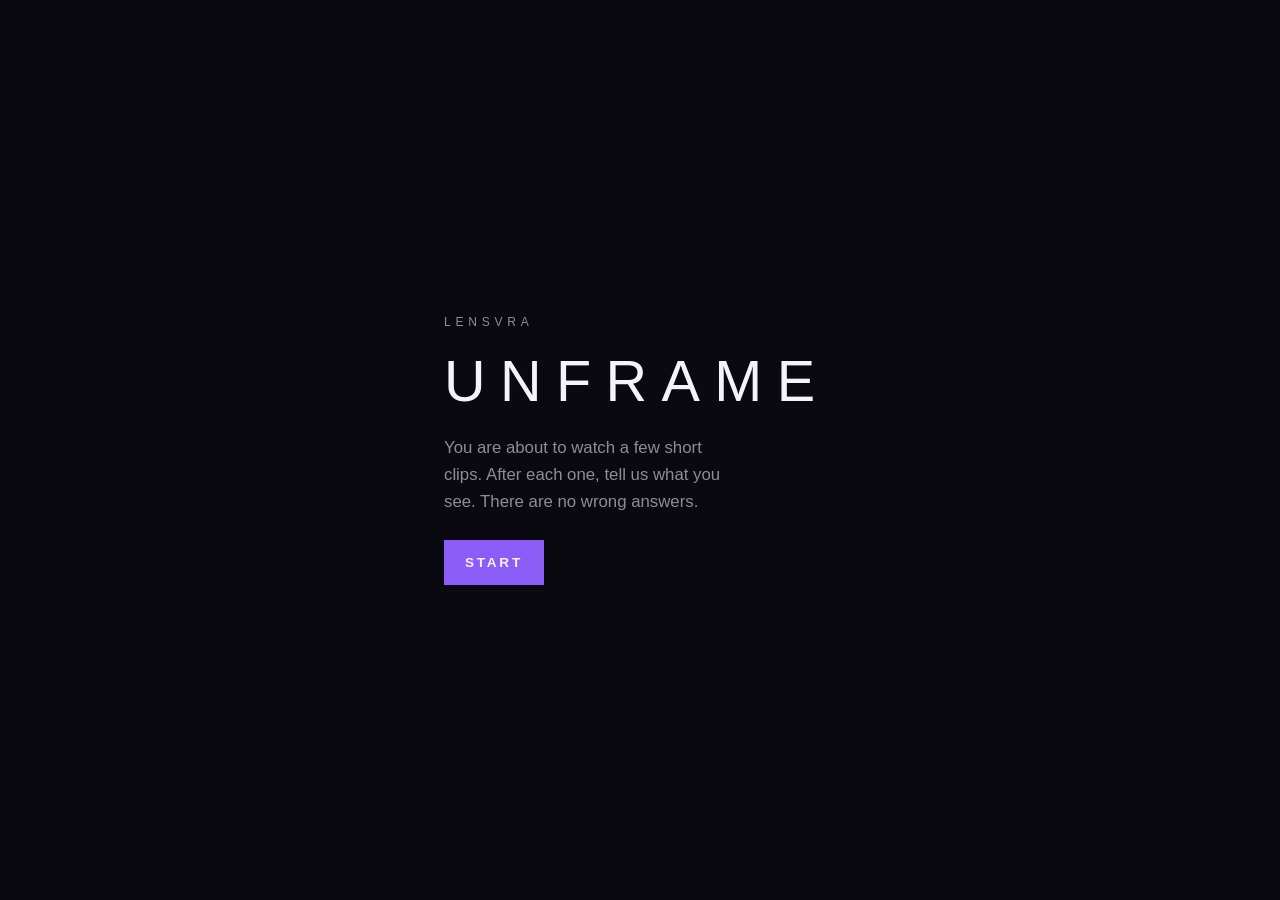
<file: index.html>
<!doctype html>
<html lang="en">
<head>
  <meta charset="utf-8">
  <meta name="viewport" content="width=device-width, initial-scale=1">
  <title>UNFRAME — LENSVRA</title>
  <link rel="stylesheet" href="style.css">
</head>
<body>
  <main class="stage">

    <!-- 1. Opening screen -->
    <section id="screen-opening" class="screen screen-opening">
      <p class="brand">LENSVRA</p>
      <h1 class="title">UNFRAME</h1>
      <p id="opening-text" class="lead"></p>
      <button id="start-button" class="button button-primary" type="button"></button>
    </section>

    <!-- 2. Clip screen: one player, reused for the three lens clips and the normal clip -->
    <section id="screen-clip" class="screen screen-clip" hidden>
      <div class="player">
        <video id="clip-video" playsinline preload="auto"></video>
        <canvas id="effects-layer" class="effects-layer" aria-hidden="true"></canvas>
        <p id="sound-reminder" class="player-note sound-reminder" hidden></p>
        <p id="clip-error" class="player-note clip-error" hidden></p>
      </div>

      <div id="question-panel" class="question" hidden>
        <p id="question-text" class="question-text"></p>
        <div id="choices" class="choices"></div>
        <div class="question-actions">
          <button id="replay-button" class="button button-ghost" type="button"></button>
          <button id="skip-button" class="button button-ghost" type="button"></button>
        </div>
      </div>

      <!-- Only after the normal clip: no question, no text, just a way on -->
      <button id="continue-button" class="button button-primary appear" type="button" hidden></button>
    </section>

    <!-- 3. Reveal screen: all four clips, the viewer's answers, the closing question -->
    <section id="screen-reveal" class="screen screen-reveal" hidden>
      <div id="reveal-grid" class="reveal-grid"></div>
      <p id="takes-note" class="takes-note" hidden></p>
      <p id="closing-question" class="closing-question"></p>
      <button id="restart-button" class="button button-ghost restart" type="button"></button>
    </section>

  </main>
  <script src="effects.js"></script>
  <script src="script.js"></script>
</body>
</html>
</file>
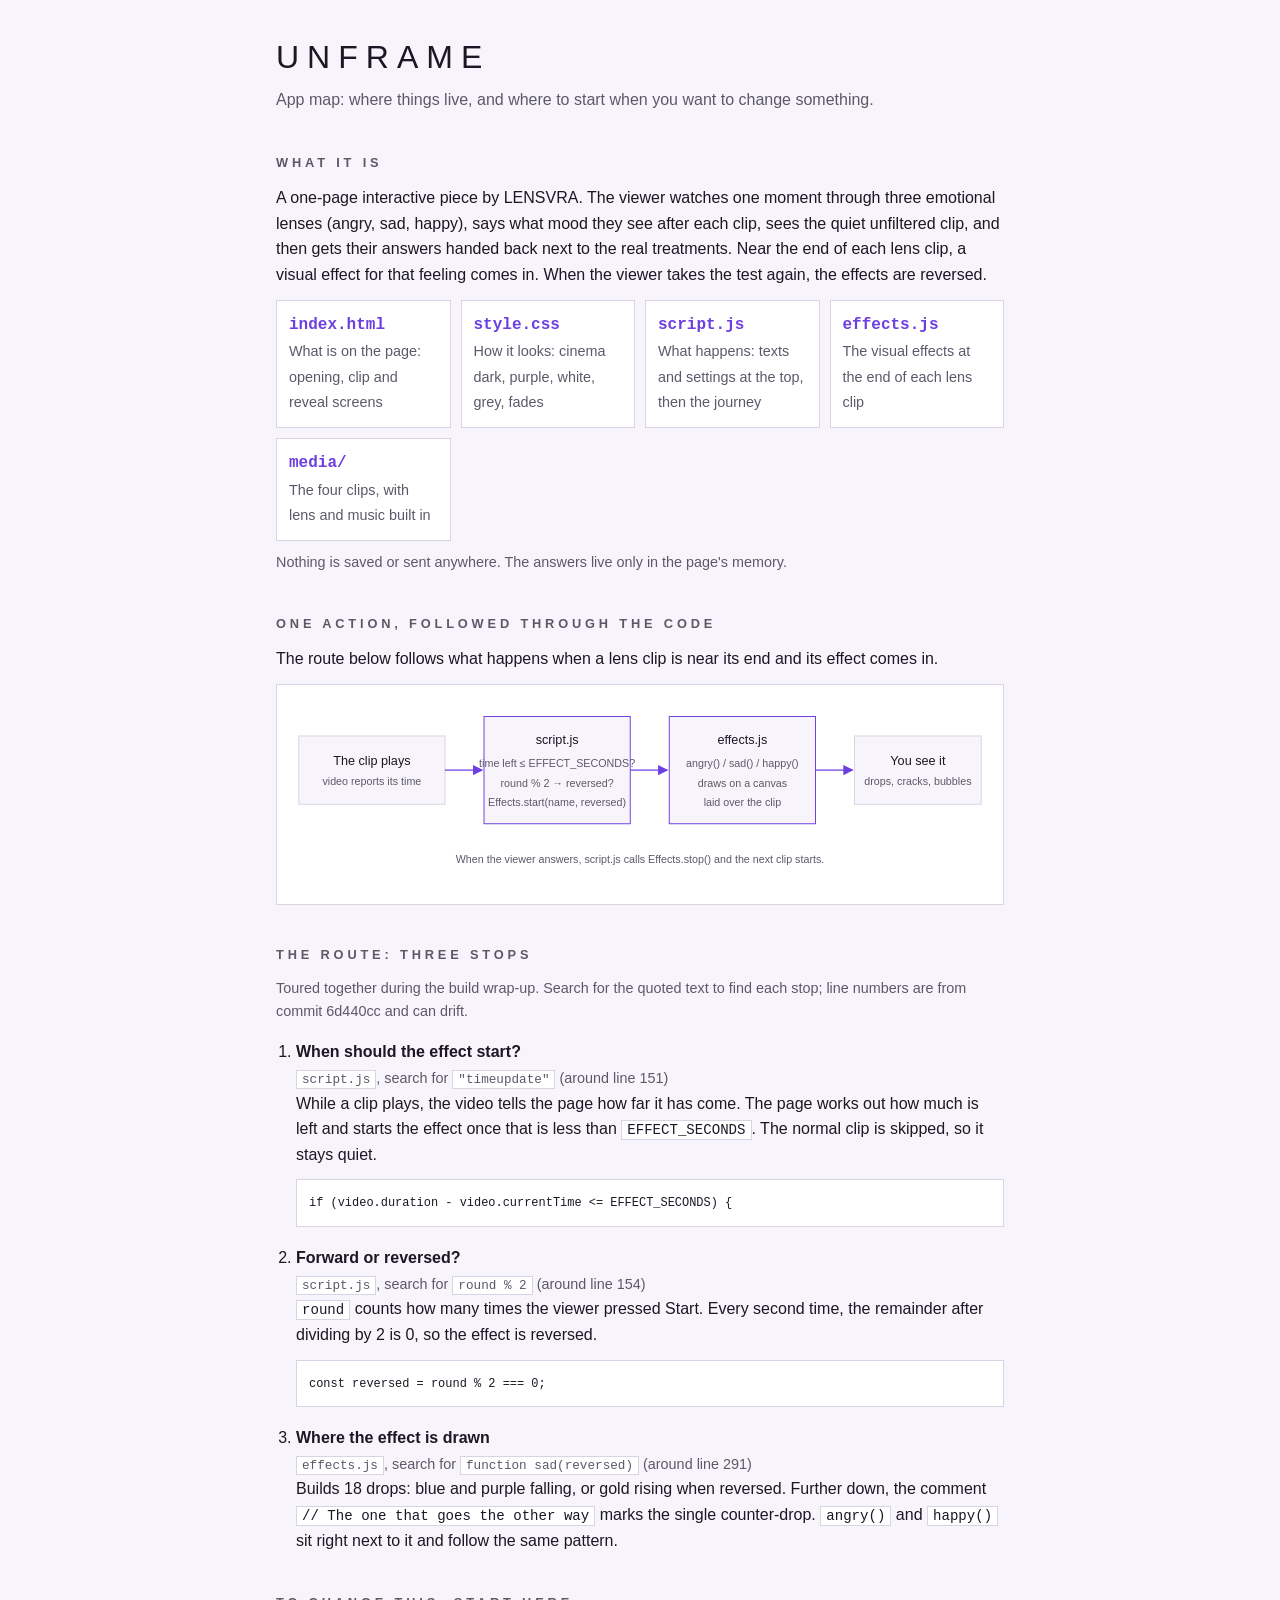
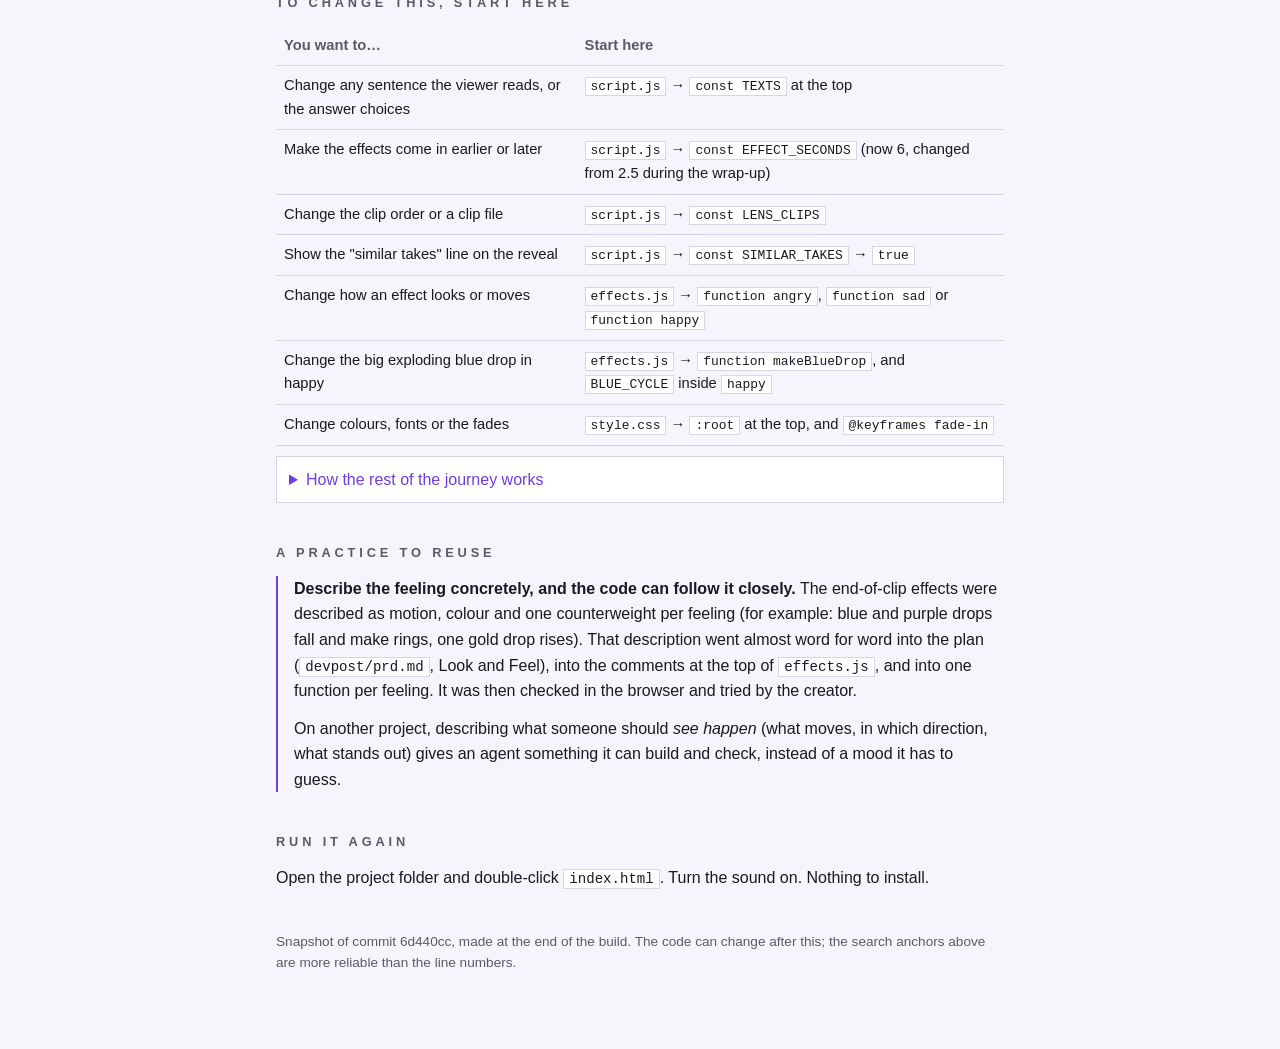
<file: devpost/app-map.html>
<!doctype html>
<html lang="en">
<head>
<meta charset="utf-8">
<meta name="viewport" content="width=device-width, initial-scale=1">
<title>UNFRAME App Map</title>
<style>
  :root {
    --bg: #0b0910; --panel: #15121c; --purple: #8b5cf6; --white: #f5f3fa;
    --grey: #a39eb0; --line: #3a3546; --gold: #ffd36b; --blue: #6b9bff;
  }
  @media (prefers-color-scheme: light) {
    :root:not([data-theme="dark"]) {
      --bg: #f7f5fb; --panel: #ffffff; --purple: #6d3fe0; --white: #1b1724;
      --grey: #5d5869; --line: #d9d4e3; --gold: #a87400; --blue: #2f5fd0;
    }
  }
  * { box-sizing: border-box; }
  body {
    margin: 0; background: var(--bg); color: var(--white);
    font-family: "Segoe UI", "Helvetica Neue", Arial, system-ui, sans-serif;
    line-height: 1.6;
  }
  main { max-width: 760px; margin: 0 auto; padding: 32px 16px 64px; }
  h1 { font-weight: 300; letter-spacing: 0.25em; margin: 0 0 4px; font-size: 2rem; }
  h2 {
    font-size: 0.8rem; letter-spacing: 0.3em; text-transform: uppercase;
    color: var(--grey); margin: 40px 0 12px; font-weight: 600;
  }
  .sub { color: var(--grey); margin: 0 0 24px; }
  p { margin: 0 0 12px; }
  code {
    font-family: Consolas, "SF Mono", Menlo, monospace; font-size: 0.88em;
    background: var(--panel); border: 1px solid var(--line); padding: 1px 5px;
  }
  pre {
    background: var(--panel); border: 1px solid var(--line); padding: 12px;
    overflow-x: auto; font-size: 0.85rem; margin: 8px 0 0;
  }
  pre code { background: none; border: 0; padding: 0; }
  .pieces { display: grid; grid-template-columns: repeat(auto-fit, minmax(160px, 1fr)); gap: 10px; }
  .piece { border: 1px solid var(--line); background: var(--panel); padding: 12px; }
  .piece strong { display: block; font-family: Consolas, Menlo, monospace; color: var(--purple); }
  .piece span { color: var(--grey); font-size: 0.9rem; }
  .diagram { border: 1px solid var(--line); background: var(--panel); padding: 12px; }
  .diagram svg { width: 100%; height: auto; display: block; }
  .diagram text { fill: var(--white); font-family: inherit; font-size: 13px; }
  .diagram .muted { fill: var(--grey); font-size: 11px; }
  .diagram rect { fill: var(--bg); stroke: var(--line); }
  .diagram .accent { stroke: var(--purple); }
  .diagram line, .diagram path { stroke: var(--purple); stroke-width: 1.5; fill: none; }
  ol.route { padding-left: 20px; }
  ol.route li { margin-bottom: 18px; }
  .where { color: var(--grey); font-size: 0.9rem; }
  table { width: 100%; border-collapse: collapse; font-size: 0.92rem; }
  th, td { text-align: left; padding: 8px; border-bottom: 1px solid var(--line); vertical-align: top; }
  th { color: var(--grey); font-weight: 600; }
  details { border: 1px solid var(--line); background: var(--panel); padding: 10px 12px; margin-top: 10px; }
  summary { cursor: pointer; color: var(--purple); }
  .practice { border-left: 2px solid var(--purple); padding-left: 16px; }
  .foot { color: var(--grey); font-size: 0.85rem; margin-top: 40px; }
</style>
</head>
<body>
<main>

<h1>UNFRAME</h1>
<p class="sub">App map: where things live, and where to start when you want to change something.</p>

<h2>What it is</h2>
<p>A one-page interactive piece by LENSVRA. The viewer watches one moment through three emotional lenses (angry, sad, happy), says what mood they see after each clip, sees the quiet unfiltered clip, and then gets their answers handed back next to the real treatments. Near the end of each lens clip, a visual effect for that feeling comes in. When the viewer takes the test again, the effects are reversed.</p>

<div class="pieces">
  <div class="piece"><strong>index.html</strong><span>What is on the page: opening, clip and reveal screens</span></div>
  <div class="piece"><strong>style.css</strong><span>How it looks: cinema dark, purple, white, grey, fades</span></div>
  <div class="piece"><strong>script.js</strong><span>What happens: texts and settings at the top, then the journey</span></div>
  <div class="piece"><strong>effects.js</strong><span>The visual effects at the end of each lens clip</span></div>
  <div class="piece"><strong>media/</strong><span>The four clips, with lens and music built in</span></div>
</div>
<p class="where" style="margin-top:10px">Nothing is saved or sent anywhere. The answers live only in the page's memory.</p>

<h2>One action, followed through the code</h2>
<p>The route below follows what happens when a lens clip is near its end and its effect comes in.</p>

<div class="diagram" role="img" aria-label="Diagram: the video player reports its time to script.js, which checks the time left against EFFECT_SECONDS, picks forward or reversed from the round, and asks effects.js to draw the effect over the clip.">
<svg viewBox="0 0 720 200" xmlns="http://www.w3.org/2000/svg">
  <defs>
    <marker id="arrow" viewBox="0 0 10 10" refX="9" refY="5" markerWidth="7" markerHeight="7" orient="auto-start-reverse">
      <path d="M0,0 L10,5 L0,10 z" style="fill: var(--purple); stroke: none"/>
    </marker>
  </defs>
  <rect x="10" y="40" width="150" height="70"/>
  <text x="85" y="70" text-anchor="middle">The clip plays</text>
  <text x="85" y="90" text-anchor="middle" class="muted">video reports its time</text>

  <rect x="200" y="20" width="150" height="110" class="accent"/>
  <text x="275" y="48" text-anchor="middle">script.js</text>
  <text x="275" y="72" text-anchor="middle" class="muted">time left ≤ EFFECT_SECONDS?</text>
  <text x="275" y="92" text-anchor="middle" class="muted">round % 2 → reversed?</text>
  <text x="275" y="112" text-anchor="middle" class="muted">Effects.start(name, reversed)</text>

  <rect x="390" y="20" width="150" height="110" class="accent"/>
  <text x="465" y="48" text-anchor="middle">effects.js</text>
  <text x="465" y="72" text-anchor="middle" class="muted">angry() / sad() / happy()</text>
  <text x="465" y="92" text-anchor="middle" class="muted">draws on a canvas</text>
  <text x="465" y="112" text-anchor="middle" class="muted">laid over the clip</text>

  <rect x="580" y="40" width="130" height="70"/>
  <text x="645" y="70" text-anchor="middle">You see it</text>
  <text x="645" y="90" text-anchor="middle" class="muted">drops, cracks, bubbles</text>

  <line x1="160" y1="75" x2="198" y2="75" marker-end="url(#arrow)"/>
  <line x1="350" y1="75" x2="388" y2="75" marker-end="url(#arrow)"/>
  <line x1="540" y1="75" x2="578" y2="75" marker-end="url(#arrow)"/>

  <text x="360" y="170" text-anchor="middle" class="muted">When the viewer answers, script.js calls Effects.stop() and the next clip starts.</text>
</svg>
</div>

<h2>The route: three stops</h2>
<p class="where">Toured together during the build wrap-up. Search for the quoted text to find each stop; line numbers are from commit 6d440cc and can drift.</p>
<ol class="route">
  <li><strong>When should the effect start?</strong><br>
    <span class="where"><code>script.js</code>, search for <code>"timeupdate"</code> (around line 151)</span>
    <p>While a clip plays, the video tells the page how far it has come. The page works out how much is left and starts the effect once that is less than <code>EFFECT_SECONDS</code>. The normal clip is skipped, so it stays quiet.</p>
    <pre><code>if (video.duration - video.currentTime &lt;= EFFECT_SECONDS) {</code></pre>
  </li>
  <li><strong>Forward or reversed?</strong><br>
    <span class="where"><code>script.js</code>, search for <code>round % 2</code> (around line 154)</span>
    <p><code>round</code> counts how many times the viewer pressed Start. Every second time, the remainder after dividing by 2 is 0, so the effect is reversed.</p>
    <pre><code>const reversed = round % 2 === 0;</code></pre>
  </li>
  <li><strong>Where the effect is drawn</strong><br>
    <span class="where"><code>effects.js</code>, search for <code>function sad(reversed)</code> (around line 291)</span>
    <p>Builds 18 drops: blue and purple falling, or gold rising when reversed. Further down, the comment <code>// The one that goes the other way</code> marks the single counter-drop. <code>angry()</code> and <code>happy()</code> sit right next to it and follow the same pattern.</p>
  </li>
</ol>

<h2>To change this, start here</h2>
<table>
  <tr><th>You want to…</th><th>Start here</th></tr>
  <tr><td>Change any sentence the viewer reads, or the answer choices</td><td><code>script.js</code> → <code>const TEXTS</code> at the top</td></tr>
  <tr><td>Make the effects come in earlier or later</td><td><code>script.js</code> → <code>const EFFECT_SECONDS</code> (now 6, changed from 2.5 during the wrap-up)</td></tr>
  <tr><td>Change the clip order or a clip file</td><td><code>script.js</code> → <code>const LENS_CLIPS</code></td></tr>
  <tr><td>Show the "similar takes" line on the reveal</td><td><code>script.js</code> → <code>const SIMILAR_TAKES</code> → <code>true</code></td></tr>
  <tr><td>Change how an effect looks or moves</td><td><code>effects.js</code> → <code>function angry</code>, <code>function sad</code> or <code>function happy</code></td></tr>
  <tr><td>Change the big exploding blue drop in happy</td><td><code>effects.js</code> → <code>function makeBlueDrop</code>, and <code>BLUE_CYCLE</code> inside <code>happy</code></td></tr>
  <tr><td>Change colours, fonts or the fades</td><td><code>style.css</code> → <code>:root</code> at the top, and <code>@keyframes fade-in</code></td></tr>
</table>

<details>
  <summary>How the rest of the journey works</summary>
  <p><code>startJourney()</code> empties the answers and plays the first clip. <code>playClip()</code> fades between clips. When a lens clip ends, the question appears; <code>recordAnswer()</code> stores the answer or "skipped" and moves on. After the normal clip, Continue calls <code>showReveal()</code>, which builds the four small clips, the answer lines from <code>answerLine()</code>, and the closing question. <code>restart()</code> goes back to the opening screen.</p>
</details>

<h2>A practice to reuse</h2>
<div class="practice">
  <p><strong>Describe the feeling concretely, and the code can follow it closely.</strong> The end-of-clip effects were described as motion, colour and one counterweight per feeling (for example: blue and purple drops fall and make rings, one gold drop rises). That description went almost word for word into the plan (<code>devpost/prd.md</code>, Look and Feel), into the comments at the top of <code>effects.js</code>, and into one function per feeling. It was then checked in the browser and tried by the creator.</p>
  <p>On another project, describing what someone should <em>see happen</em> (what moves, in which direction, what stands out) gives an agent something it can build and check, instead of a mood it has to guess.</p>
</div>

<h2>Run it again</h2>
<p>Open the project folder and double-click <code>index.html</code>. Turn the sound on. Nothing to install.</p>

<p class="foot">Snapshot of commit 6d440cc, made at the end of the build. The code can change after this; the search anchors above are more reliable than the line numbers.</p>

</main>
</body>
</html>
</file>
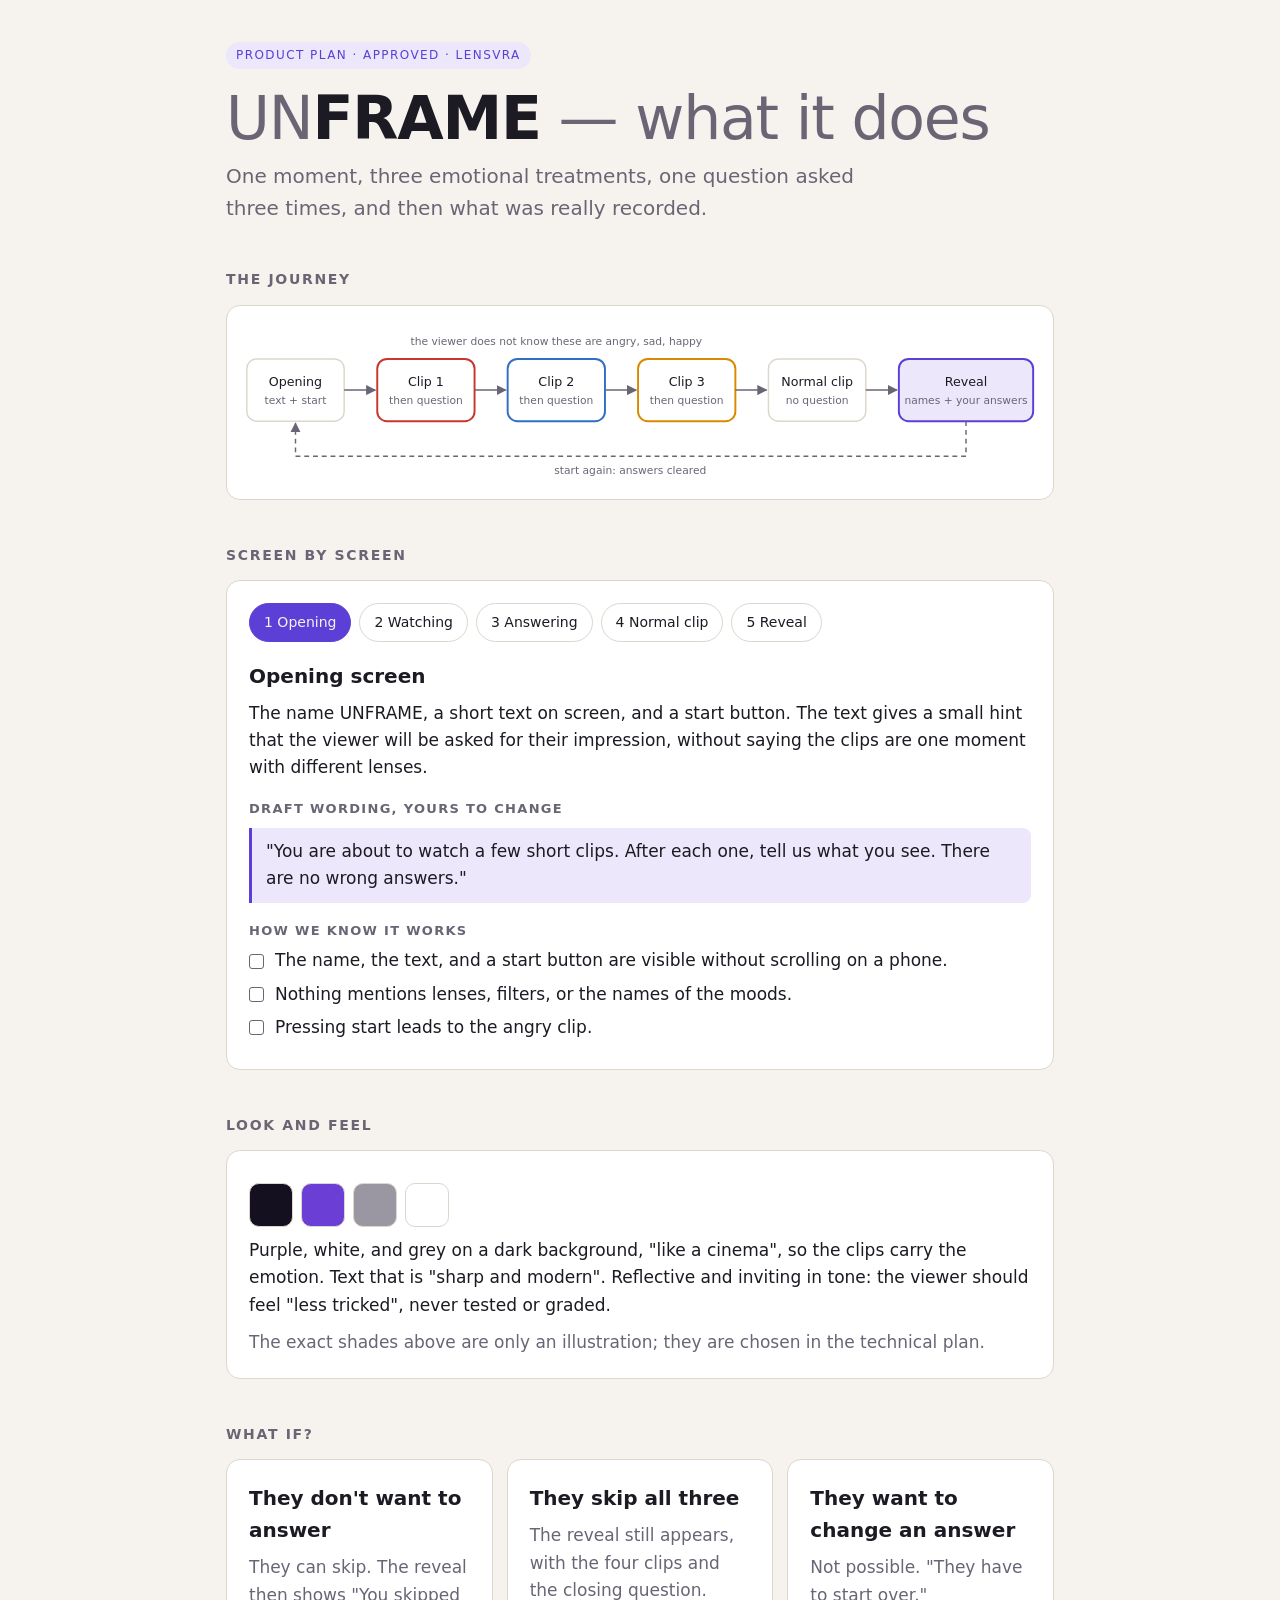
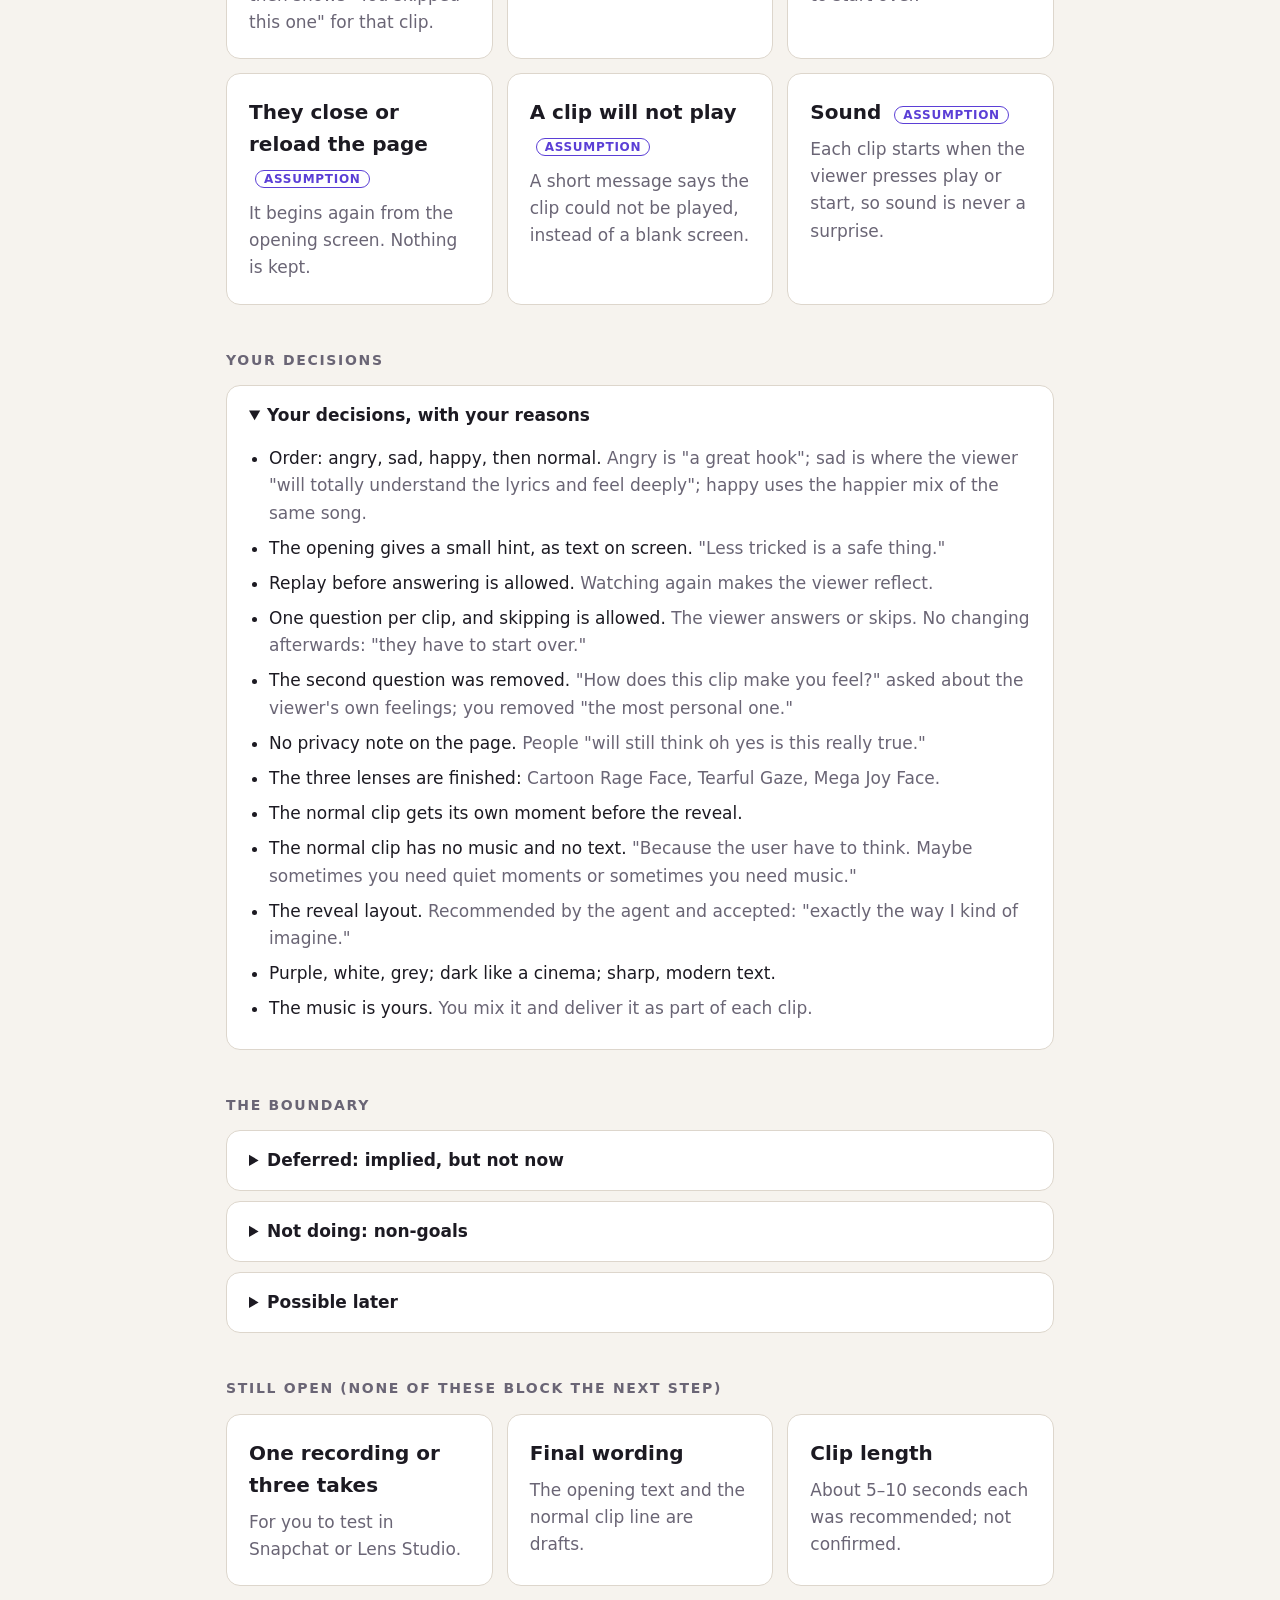
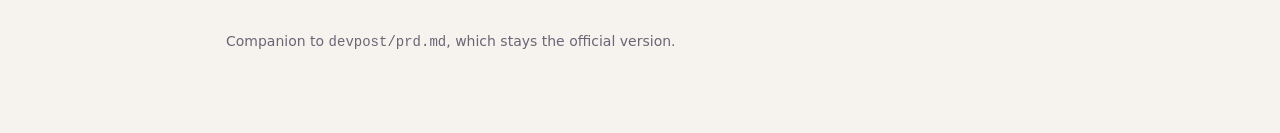
<file: devpost/prd.html>
<!doctype html>
<html lang="en">
<head>
<meta charset="utf-8">
<meta name="viewport" content="width=device-width, initial-scale=1">
<title>UNFRAME Product Plan</title>
<style>
  :root {
    --bg: #f6f3ee; --surface: #ffffff; --ink: #1c1a22; --muted: #6a6575;
    --line: #ddd6cc; --accent: #5b3fd6; --accent-soft: #ece7fb;
    --happy: #d98a00; --sad: #2f6fc4; --angry: #c8372d;
  }
  @media (prefers-color-scheme: dark) {
    :root {
      --bg: #14121a; --surface: #1e1b27; --ink: #f0edf6; --muted: #a59fb3;
      --line: #35303f; --accent: #a892ff; --accent-soft: #2a2440;
      --happy: #f2b544; --sad: #6fa8ee; --angry: #f0736a;
    }
  }
  * { box-sizing: border-box; }
  body { margin: 0; background: var(--bg); color: var(--ink); font: 17px/1.6 "Segoe UI", system-ui, -apple-system, sans-serif; }
  main { max-width: 860px; margin: 0 auto; padding: 40px 16px 80px; }
  .tag { display: inline-block; font-size: 12px; letter-spacing: .12em; text-transform: uppercase; color: var(--accent); background: var(--accent-soft); padding: 4px 10px; border-radius: 99px; }
  h1 { font-size: clamp(36px, 8vw, 60px); line-height: 1.05; margin: 18px 0 10px; letter-spacing: -.02em; }
  h1 span { color: var(--muted); font-weight: 300; }
  .lede { font-size: 20px; color: var(--muted); max-width: 34em; margin: 0 0 30px; }
  h2 { font-size: 14px; letter-spacing: .12em; text-transform: uppercase; color: var(--muted); margin: 44px 0 14px; }
  h3 { margin: 0 0 8px; font-size: 20px; }
  h4 { margin: 18px 0 6px; font-size: 13px; letter-spacing: .1em; text-transform: uppercase; color: var(--muted); }
  .card { background: var(--surface); border: 1px solid var(--line); border-radius: 14px; padding: 22px; }
  .card p { margin: 0 0 10px; } .card p:last-child { margin-bottom: 0; }
  .muted { color: var(--muted); }
  .diagram { overflow-x: auto; padding: 14px; }
  svg { display: block; width: 100%; min-width: 680px; height: auto; }
  svg text { fill: var(--ink); font: 13px "Segoe UI", system-ui, sans-serif; }
  svg .small { font-size: 11px; fill: var(--muted); }
  svg .box { fill: var(--surface); stroke: var(--line); stroke-width: 1.5; }
  svg .arrow { stroke: var(--muted); stroke-width: 1.5; fill: none; }
  .steps { display: flex; flex-wrap: wrap; gap: 8px; margin-bottom: 18px; }
  .steps button { font: inherit; font-size: 14px; padding: 7px 14px; border-radius: 99px; cursor: pointer; border: 1px solid var(--line); background: var(--surface); color: var(--ink); }
  .steps button[aria-pressed="true"] { background: var(--accent); border-color: var(--accent); color: var(--bg); }
  .screen { display: none; } .screen.on { display: block; }
  .nojs .screen { display: block; margin-bottom: 28px; }
  blockquote { margin: 8px 0; padding: 10px 14px; border-left: 3px solid var(--accent); background: var(--accent-soft); border-radius: 0 8px 8px 0; }
  ul.check { list-style: none; margin: 0; padding: 0; }
  ul.check li { padding-left: 26px; position: relative; margin-bottom: 6px; }
  ul.check li::before { content: ""; position: absolute; left: 0; top: .38em; width: 13px; height: 13px; border: 1.5px solid var(--muted); border-radius: 3px; }
  .grid { display: grid; gap: 14px; grid-template-columns: repeat(auto-fit, minmax(250px, 1fr)); }
  .swatches { display: flex; gap: 8px; margin: 10px 0; }
  .swatches i { width: 44px; height: 44px; border-radius: 10px; border: 1px solid var(--line); }
  details { background: var(--surface); border: 1px solid var(--line); border-radius: 14px; margin-bottom: 10px; }
  summary { cursor: pointer; padding: 16px 22px; font-weight: 600; }
  details ul { margin: 0; padding: 0 22px 18px 42px; } details li { margin-bottom: 8px; }
  details li span, .q { color: var(--muted); }
  .assume { font-size: 12px; letter-spacing: .06em; text-transform: uppercase; color: var(--accent); border: 1px solid var(--accent); border-radius: 99px; padding: 1px 8px; margin-left: 6px; white-space: nowrap; }
  footer { margin-top: 44px; color: var(--muted); font-size: 14px; }
</style>
</head>
<body>
<main>
  <span class="tag">Product plan · approved · LENSVRA</span>
  <h1><span>UN</span>FRAME<span> — what it does</span></h1>
  <p class="lede">One moment, three emotional treatments, one question asked three times, and then what was really recorded.</p>

  <h2>The journey</h2>
  <div class="card diagram">
    <svg viewBox="0 0 820 170" role="img" aria-label="Journey: opening screen, then the angry clip and a question, the sad clip and a question, the happy clip and a question, then the normal clip, then the reveal. The viewer only moves forward. Start again returns to the opening.">
      <defs><marker id="a" viewBox="0 0 10 10" refX="9" refY="5" markerWidth="7" markerHeight="7" orient="auto"><path d="M0 0 L10 5 L0 10 z" fill="var(--muted)"/></marker></defs>
      <rect class="box" x="6" y="40" width="100" height="64" rx="10"/><text x="56" y="68" text-anchor="middle">Opening</text><text class="small" x="56" y="86" text-anchor="middle">text + start</text>
      <rect x="140" y="40" width="100" height="64" rx="10" fill="var(--surface)" stroke="var(--angry)" stroke-width="2"/><text x="190" y="68" text-anchor="middle">Clip 1</text><text class="small" x="190" y="86" text-anchor="middle">then question</text>
      <rect x="274" y="40" width="100" height="64" rx="10" fill="var(--surface)" stroke="var(--sad)" stroke-width="2"/><text x="324" y="68" text-anchor="middle">Clip 2</text><text class="small" x="324" y="86" text-anchor="middle">then question</text>
      <rect x="408" y="40" width="100" height="64" rx="10" fill="var(--surface)" stroke="var(--happy)" stroke-width="2"/><text x="458" y="68" text-anchor="middle">Clip 3</text><text class="small" x="458" y="86" text-anchor="middle">then question</text>
      <rect class="box" x="542" y="40" width="100" height="64" rx="10"/><text x="592" y="68" text-anchor="middle">Normal clip</text><text class="small" x="592" y="86" text-anchor="middle">no question</text>
      <rect x="676" y="40" width="138" height="64" rx="10" fill="var(--accent-soft)" stroke="var(--accent)" stroke-width="2"/><text x="745" y="68" text-anchor="middle">Reveal</text><text class="small" x="745" y="86" text-anchor="middle">names + your answers</text>
      <path class="arrow" d="M106 72 H138" marker-end="url(#a)"/><path class="arrow" d="M240 72 H272" marker-end="url(#a)"/><path class="arrow" d="M374 72 H406" marker-end="url(#a)"/><path class="arrow" d="M508 72 H540" marker-end="url(#a)"/><path class="arrow" d="M642 72 H674" marker-end="url(#a)"/>
      <text class="small" x="324" y="26" text-anchor="middle">the viewer does not know these are angry, sad, happy</text>
      <path class="arrow" d="M745 104 V140 H56 V106" marker-end="url(#a)" stroke-dasharray="5 4"/>
      <text class="small" x="400" y="158" text-anchor="middle">start again: answers cleared</text>
    </svg>
  </div>

  <h2>Screen by screen</h2>
  <div class="card nojs" id="screens">
    <div class="steps" id="tabs"></div>

    <section class="screen" data-name="Opening">
      <h3>Opening screen</h3>
      <p>The name UNFRAME, a short text on screen, and a start button. The text gives a small hint that the viewer will be asked for their impression, without saying the clips are one moment with different lenses.</p>
      <h4>Draft wording, yours to change</h4>
      <blockquote>"You are about to watch a few short clips. After each one, tell us what you see. There are no wrong answers."</blockquote>
      <h4>How we know it works</h4>
      <ul class="check">
        <li>The name, the text, and a start button are visible without scrolling on a phone.</li>
        <li>Nothing mentions lenses, filters, or the names of the moods.</li>
        <li>Pressing start leads to the angry clip.</li>
      </ul>
    </section>

    <section class="screen" data-name="Watching">
      <h3>Watching a clip</h3>
      <p>The three lens clips play in a fixed order: angry, sad, happy. Each plays with its own sound. No label, title, or color tells the viewer which treatment they are watching.</p>
      <h4>How we know it works</h4>
      <ul class="check">
        <li>The clips always appear in the order angry, sad, happy.</li>
        <li>Video and sound both play for each clip.</li>
        <li>While a clip plays, and while its question is on screen, nothing names the treatment.</li>
      </ul>
    </section>

    <section class="screen" data-name="Answering">
      <h3>Answering the question</h3>
      <p>When a clip ends, the viewer is asked one question, about the person on screen. If they do not want to answer, they can skip. They may replay the clip as often as they like first.</p>
      <blockquote>"How would you describe this person's mood?"<br>Happy · Sad · Angry · Scared · Surprised · Unsure</blockquote>
      <h4>How we know it works</h4>
      <ul class="check">
        <li>The question and a skip button appear after each of the three lens clips, the same way each time.</li>
        <li>Replay plays the same clip again, and the question is still there afterwards.</li>
        <li>The viewer continues only by answering the question or by pressing skip.</li>
        <li>After answering or skipping, there is no way to go back and change it.</li>
      </ul>
    </section>

    <section class="screen" data-name="Normal clip">
      <h3>The normal clip</h3>
      <p>After the third answer, the unfiltered clip plays on its own. No lens, no music, and no text explaining it. No question is asked. The quiet is on purpose: the viewer is left to think.</p>
      <h4>How we know it works</h4>
      <ul class="check">
        <li>It appears only after all three answers have been given.</li>
        <li>No answer buttons appear with it.</li>
        <li>A button leads on to the reveal.</li>
      </ul>
    </section>

    <section class="screen" data-name="Reveal">
      <h3>The reveal</h3>
      <p>All four clips together. The three lens clips are now named: angry, sad, happy. The unfiltered clip has no name and no text. Under each lens clip is the viewer's own answer. No ticks, crosses, or scores. Tapping a clip plays it again. The closing question stands on its own at the bottom, with a start again button.</p>
      <blockquote>"Lens: angry. You said: sad."<br>or: "You skipped this one."</blockquote>
      <blockquote>"Are you reacting to what happened, or to how it was presented?"</blockquote>
      <h4>How we know it works</h4>
      <ul class="check">
        <li>Each of the three answers shown matches what the viewer chose for that clip, or shows that they skipped it.</li>
        <li>The three lens clips are named; the unfiltered clip has no name or text. All four can be replayed.</li>
        <li>Nothing marks an answer as right or wrong.</li>
        <li>The closing question is visible.</li>
        <li>Start again returns to the opening screen with earlier answers cleared.</li>
        <li>If the clips are separate takes, the reveal says they are similar takes, not identical footage.</li>
      </ul>
    </section>
  </div>

  <h2>Look and feel</h2>
  <div class="card">
    <div class="swatches" aria-hidden="true"><i style="background:#15101f"></i><i style="background:#6b3fd6"></i><i style="background:#9a97a3"></i><i style="background:#ffffff"></i></div>
    <p>Purple, white, and grey on a dark background, "like a cinema", so the clips carry the emotion. Text that is "sharp and modern". Reflective and inviting in tone: the viewer should feel "less tricked", never tested or graded.</p>
    <p class="muted">The exact shades above are only an illustration; they are chosen in the technical plan.</p>
  </div>

  <h2>What if?</h2>
  <div class="grid">
    <div class="card"><h3>They don't want to answer</h3><p class="muted">They can skip. The reveal then shows "You skipped this one" for that clip.</p></div>
    <div class="card"><h3>They skip all three</h3><p class="muted">The reveal still appears, with the four clips and the closing question.</p></div>
    <div class="card"><h3>They want to change an answer</h3><p class="muted">Not possible. "They have to start over."</p></div>
    <div class="card"><h3>They close or reload the page <span class="assume">assumption</span></h3><p class="muted">It begins again from the opening screen. Nothing is kept.</p></div>
    <div class="card"><h3>A clip will not play <span class="assume">assumption</span></h3><p class="muted">A short message says the clip could not be played, instead of a blank screen.</p></div>
    <div class="card"><h3>Sound <span class="assume">assumption</span></h3><p class="muted">Each clip starts when the viewer presses play or start, so sound is never a surprise.</p></div>
  </div>

  <h2>Your decisions</h2>
  <details open>
    <summary>Your decisions, with your reasons</summary>
    <ul>
      <li>Order: angry, sad, happy, then normal. <span>Angry is "a great hook"; sad is where the viewer "will totally understand the lyrics and feel deeply"; happy uses the happier mix of the same song.</span></li>
      <li>The opening gives a small hint, as text on screen. <span>"Less tricked is a safe thing."</span></li>
      <li>Replay before answering is allowed. <span>Watching again makes the viewer reflect.</span></li>
      <li>One question per clip, and skipping is allowed. <span>The viewer answers or skips. No changing afterwards: "they have to start over."</span></li>
      <li>The second question was removed. <span>"How does this clip make you feel?" asked about the viewer's own feelings; you removed "the most personal one."</span></li>
      <li>No privacy note on the page. <span>People "will still think oh yes is this really true."</span></li>
      <li>The three lenses are finished: <span>Cartoon Rage Face, Tearful Gaze, Mega Joy Face.</span></li>
      <li>The normal clip gets its own moment before the reveal.</li>
      <li>The normal clip has no music and no text. <span>"Because the user have to think. Maybe sometimes you need quiet moments or sometimes you need music."</span></li>
      <li>The reveal layout. <span>Recommended by the agent and accepted: "exactly the way I kind of imagine."</span></li>
      <li>Purple, white, grey; dark like a cinema; sharp, modern text.</li>
      <li>The music is yours. <span>You mix it and deliver it as part of each clip.</span></li>
    </ul>
  </details>

  <h2>The boundary</h2>
  <details>
    <summary>Deferred: implied, but not now</summary>
    <ul>
      <li>Putting it online for the whole audience. <span>The prototype runs on your computer for the demo video.</span></li>
      <li>Showing how other viewers answered. <span>Needs answers to be stored, which the scope cut.</span></li>
      <li>More settings and rounds (the store, the workout).</li>
    </ul>
  </details>
  <details>
    <summary>Not doing: non-goals</summary>
    <ul>
      <li>No accounts and no saved results.</li>
      <li>No live camera, and no lenses applied inside the app.</li>
      <li>No scoring.</li>
      <li>No choosing the order. <span>The order is part of the piece.</span></li>
    </ul>
  </details>
  <details>
    <summary>Possible later</summary>
    <ul>
      <li>A longer 1–3 minute piece edited in CapCut.</li>
      <li>"From room to scene". <span>A separate idea, parked in the scope.</span></li>
    </ul>
  </details>

  <h2>Still open (none of these block the next step)</h2>
  <div class="grid">
    <div class="card"><h3>One recording or three takes</h3><p class="q">For you to test in Snapchat or Lens Studio.</p></div>
    <div class="card"><h3>Final wording</h3><p class="q">The opening text and the normal clip line are drafts.</p></div>
    <div class="card"><h3>Clip length</h3><p class="q">About 5–10 seconds each was recommended; not confirmed.</p></div>
  </div>

  <footer>Companion to <code>devpost/prd.md</code>, which stays the official version.</footer>
</main>
<script>
  var wrap = document.getElementById("screens"), tabs = document.getElementById("tabs");
  var screens = wrap.querySelectorAll(".screen");
  wrap.classList.remove("nojs");
  function show(i) {
    Array.prototype.forEach.call(screens, function (s, j) { s.classList.toggle("on", j === i); });
    Array.prototype.forEach.call(tabs.children, function (b, j) { b.setAttribute("aria-pressed", j === i); });
  }
  Array.prototype.forEach.call(screens, function (s, i) {
    var b = document.createElement("button"); b.type = "button";
    b.textContent = (i + 1) + " " + s.getAttribute("data-name");
    b.onclick = function () { show(i); }; tabs.appendChild(b);
  });
  show(0);
</script>
</body>
</html>
</file>
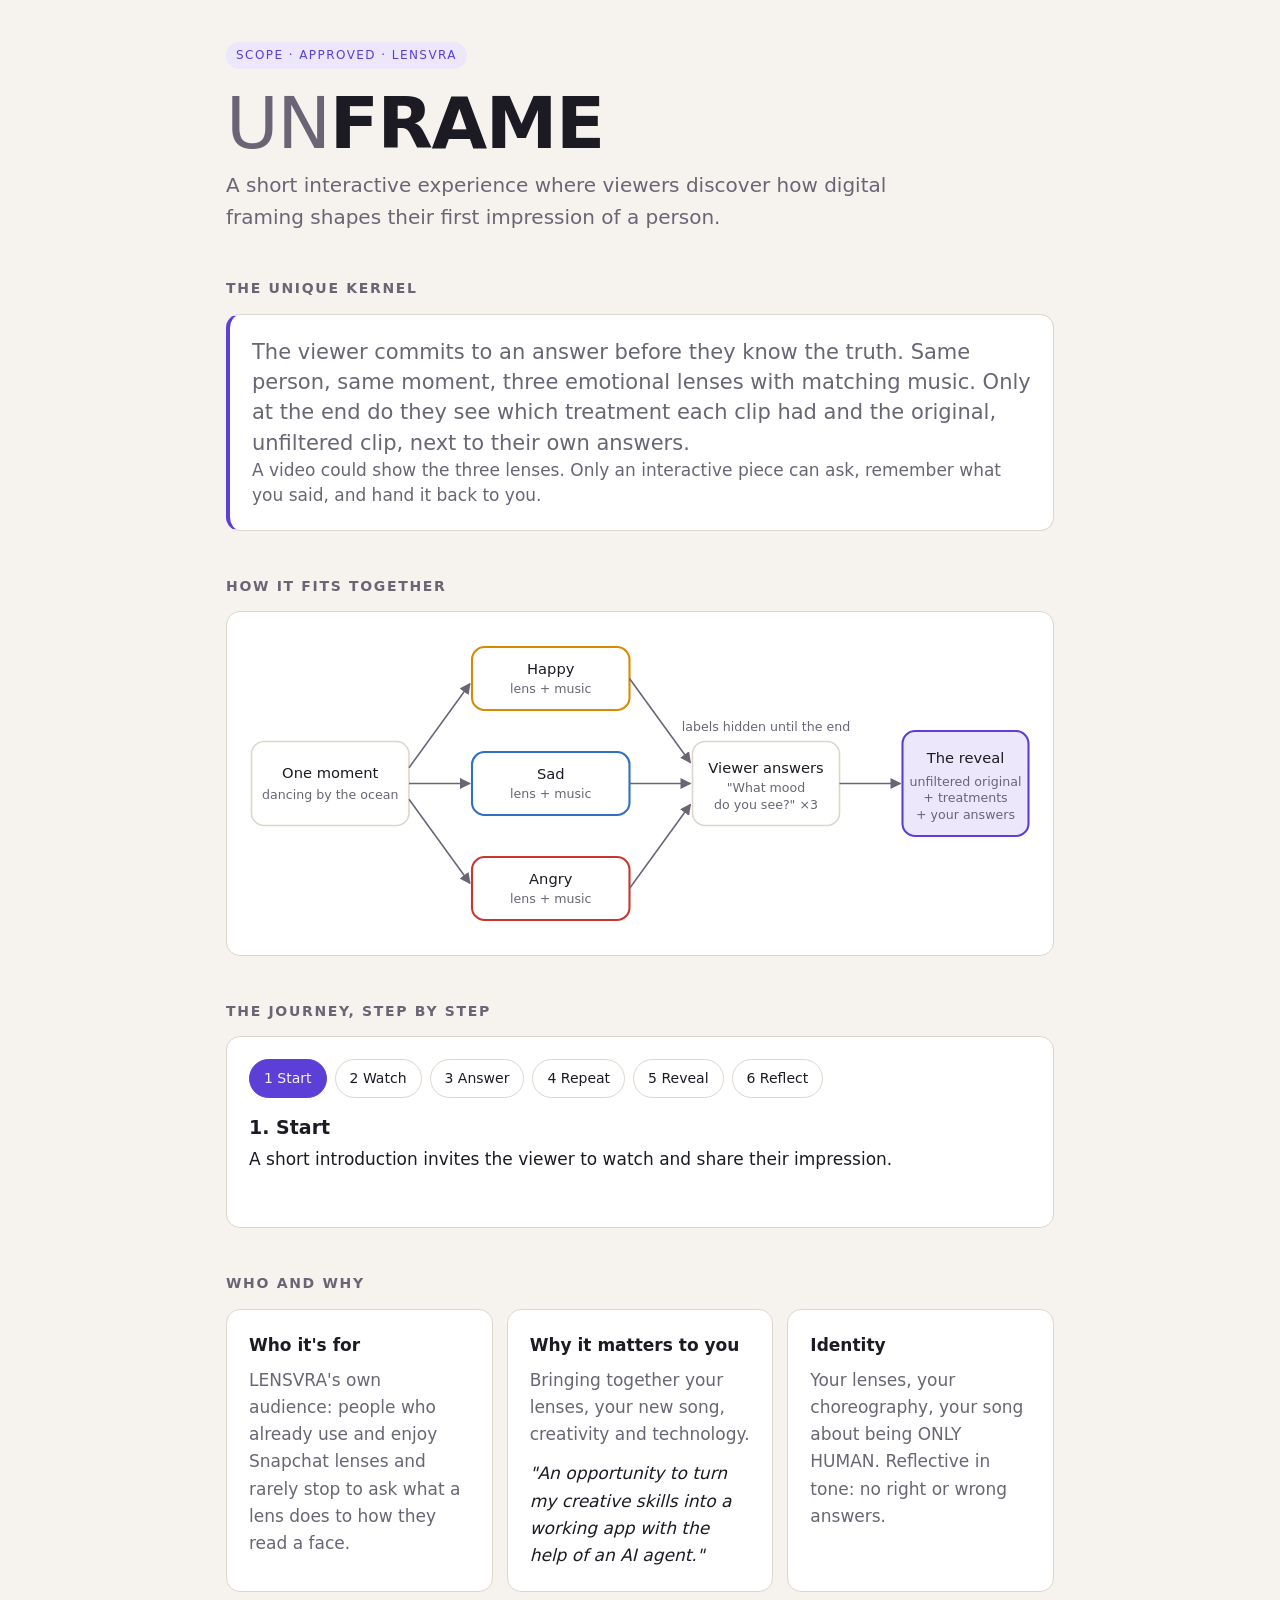
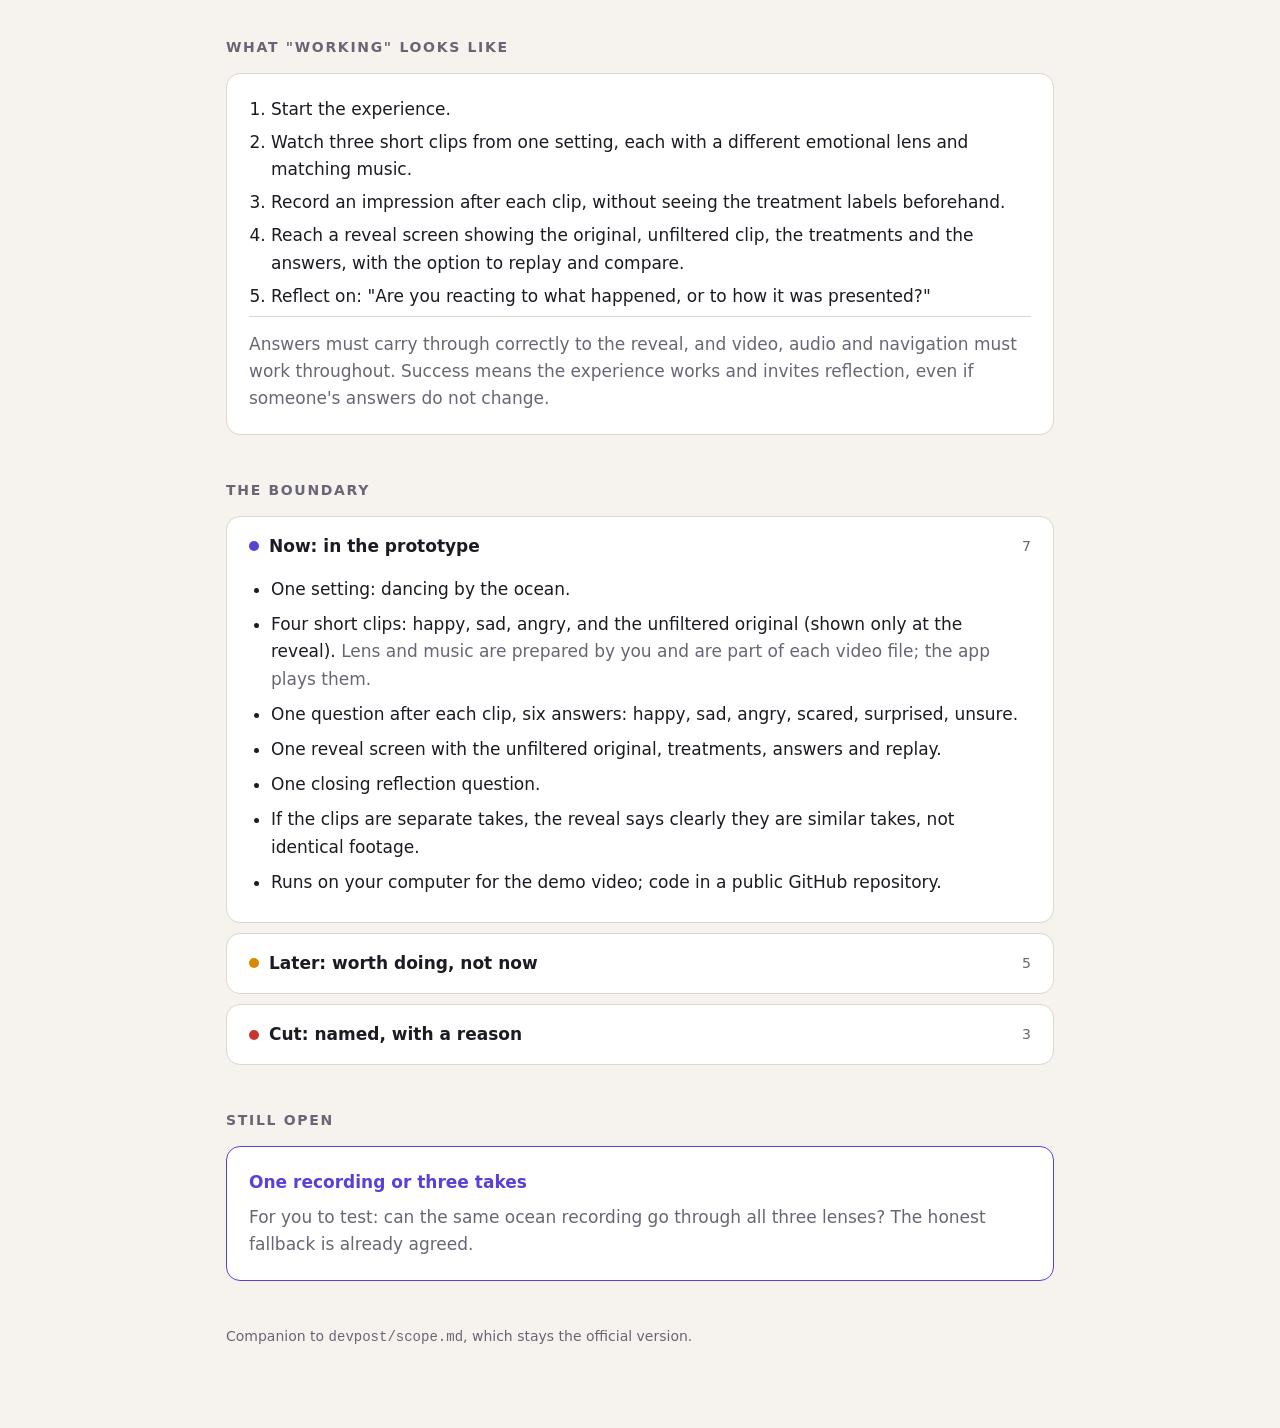
<file: devpost/scope.html>
<!doctype html>
<html lang="en">
<head>
<meta charset="utf-8">
<meta name="viewport" content="width=device-width, initial-scale=1">
<title>UNFRAME Scope</title>
<style>
  :root {
    --bg: #f6f3ee; --surface: #ffffff; --ink: #1c1a22; --muted: #6a6575;
    --line: #ddd6cc; --accent: #5b3fd6; --accent-soft: #ece7fb;
    --happy: #d98a00; --sad: #2f6fc4; --angry: #c8372d; --plain: #6a6575;
  }
  @media (prefers-color-scheme: dark) {
    :root {
      --bg: #14121a; --surface: #1e1b27; --ink: #f0edf6; --muted: #a59fb3;
      --line: #35303f; --accent: #a892ff; --accent-soft: #2a2440;
      --happy: #f2b544; --sad: #6fa8ee; --angry: #f0736a; --plain: #a59fb3;
    }
  }
  * { box-sizing: border-box; }
  body {
    margin: 0; background: var(--bg); color: var(--ink);
    font: 17px/1.6 "Segoe UI", system-ui, -apple-system, sans-serif;
  }
  main { max-width: 860px; margin: 0 auto; padding: 40px 16px 80px; }
  .tag {
    display: inline-block; font-size: 12px; letter-spacing: .12em; text-transform: uppercase;
    color: var(--accent); background: var(--accent-soft); padding: 4px 10px; border-radius: 99px;
  }
  h1 { font-size: clamp(40px, 9vw, 72px); line-height: 1; margin: 18px 0 10px; letter-spacing: -.02em; }
  h1 span { color: var(--muted); font-weight: 300; }
  .lede { font-size: 20px; color: var(--muted); max-width: 34em; margin: 0 0 36px; }
  h2 { font-size: 14px; letter-spacing: .12em; text-transform: uppercase; color: var(--muted); margin: 44px 0 14px; }
  .card { background: var(--surface); border: 1px solid var(--line); border-radius: 14px; padding: 22px; }
  .kernel { font-size: 21px; line-height: 1.45; border-left: 4px solid var(--accent); }
  .kernel p { margin: 0 0 12px; } .kernel p:last-child { margin: 0; color: var(--muted); font-size: 17px; }
  .grid { display: grid; gap: 14px; grid-template-columns: repeat(auto-fit, minmax(250px, 1fr)); }
  .card h3 { margin: 0 0 8px; font-size: 17px; }
  .card p { margin: 0; color: var(--muted); }
  blockquote { margin: 12px 0 0; padding: 0; font-style: italic; }
  .diagram { overflow-x: auto; padding: 14px; }
  svg { display: block; width: 100%; min-width: 620px; height: auto; }
  svg text { fill: var(--ink); font: 14px "Segoe UI", system-ui, sans-serif; }
  svg .small { font-size: 12px; fill: var(--muted); }
  svg .box { fill: var(--surface); stroke: var(--line); stroke-width: 1.5; }
  svg .arrow { stroke: var(--muted); stroke-width: 1.5; fill: none; }
  .steps { display: flex; flex-wrap: wrap; gap: 8px; margin-bottom: 14px; }
  .steps button {
    font: inherit; font-size: 14px; padding: 7px 14px; border-radius: 99px; cursor: pointer;
    border: 1px solid var(--line); background: var(--surface); color: var(--ink);
  }
  .steps button[aria-pressed="true"] { background: var(--accent); border-color: var(--accent); color: var(--bg); }
  #stepText { min-height: 5.5em; }
  #stepText strong { display: block; font-size: 19px; margin-bottom: 4px; }
  ol.done { margin: 0; padding-left: 22px; } ol.done li { margin-bottom: 6px; }
  .note { margin-top: 14px; padding-top: 14px; border-top: 1px solid var(--line); color: var(--muted); }
  details { background: var(--surface); border: 1px solid var(--line); border-radius: 14px; margin-bottom: 10px; }
  summary { cursor: pointer; padding: 16px 22px; font-weight: 600; display: flex; gap: 10px; align-items: center; }
  summary .count { margin-left: auto; font-weight: 400; color: var(--muted); font-size: 14px; }
  .dot { width: 10px; height: 10px; border-radius: 50%; flex: none; }
  details ul { margin: 0; padding: 0 22px 18px 44px; } details li { margin-bottom: 8px; }
  details li span { color: var(--muted); }
  .open { border-color: var(--accent); }
  .open h3 { color: var(--accent); }
  footer { margin-top: 44px; color: var(--muted); font-size: 14px; }
</style>
</head>
<body>
<main>
  <span class="tag">Scope · approved · LENSVRA</span>
  <h1><span>UN</span>FRAME</h1>
  <p class="lede">A short interactive experience where viewers discover how digital framing shapes their first impression of a person.</p>

  <h2>The unique kernel</h2>
  <div class="card kernel">
    <p>The viewer commits to an answer before they know the truth. Same person, same moment, three emotional lenses with matching music. Only at the end do they see which treatment each clip had and the original, unfiltered clip, next to their own answers.</p>
    <p>A video could show the three lenses. Only an interactive piece can ask, remember what you said, and hand it back to you.</p>
  </div>

  <h2>How it fits together</h2>
  <div class="card diagram">
    <svg viewBox="0 0 760 300" role="img" aria-label="One recording of dancing by the ocean becomes three clips, happy, sad and angry. The viewer watches each and answers. The answers and the treatments meet at the reveal, which leads to the reflection question.">
      <defs><marker id="a" viewBox="0 0 10 10" refX="9" refY="5" markerWidth="7" markerHeight="7" orient="auto"><path d="M0 0 L10 5 L0 10 z" fill="var(--muted)"/></marker></defs>
      <rect class="box" x="10" y="110" width="150" height="80" rx="12"/>
      <text x="85" y="145" text-anchor="middle">One moment</text>
      <text class="small" x="85" y="165" text-anchor="middle">dancing by the ocean</text>

      <rect x="220" y="20" width="150" height="60" rx="12" fill="var(--surface)" stroke="var(--happy)" stroke-width="2"/>
      <text x="295" y="46" text-anchor="middle">Happy</text><text class="small" x="295" y="64" text-anchor="middle">lens + music</text>
      <rect x="220" y="120" width="150" height="60" rx="12" fill="var(--surface)" stroke="var(--sad)" stroke-width="2"/>
      <text x="295" y="146" text-anchor="middle">Sad</text><text class="small" x="295" y="164" text-anchor="middle">lens + music</text>
      <rect x="220" y="220" width="150" height="60" rx="12" fill="var(--surface)" stroke="var(--angry)" stroke-width="2"/>
      <text x="295" y="246" text-anchor="middle">Angry</text><text class="small" x="295" y="264" text-anchor="middle">lens + music</text>

      <path class="arrow" d="M160 135 L218 55" marker-end="url(#a)"/>
      <path class="arrow" d="M160 150 L218 150" marker-end="url(#a)"/>
      <path class="arrow" d="M160 165 L218 245" marker-end="url(#a)"/>

      <rect class="box" x="430" y="110" width="140" height="80" rx="12"/>
      <text x="500" y="140" text-anchor="middle">Viewer answers</text>
      <text class="small" x="500" y="158" text-anchor="middle">"What mood</text>
      <text class="small" x="500" y="174" text-anchor="middle">do you see?" ×3</text>
      <path class="arrow" d="M370 50 L428 130" marker-end="url(#a)"/>
      <path class="arrow" d="M370 150 L428 150" marker-end="url(#a)"/>
      <path class="arrow" d="M370 250 L428 170" marker-end="url(#a)"/>

      <rect x="630" y="100" width="120" height="100" rx="12" fill="var(--accent-soft)" stroke="var(--accent)" stroke-width="2"/>
      <text x="690" y="130" text-anchor="middle">The reveal</text>
      <text class="small" x="690" y="152" text-anchor="middle">unfiltered original</text>
      <text class="small" x="690" y="168" text-anchor="middle">+ treatments</text>
      <text class="small" x="690" y="184" text-anchor="middle">+ your answers</text>
      <path class="arrow" d="M570 150 L628 150" marker-end="url(#a)"/>
      <text class="small" x="500" y="100" text-anchor="middle">labels hidden until the end</text>
    </svg>
  </div>

  <h2>The journey, step by step</h2>
  <div class="card">
    <div class="steps" id="steps"></div>
    <div id="stepText"></div>
    <noscript>
      <ol class="done">
        <li>Start from a short introduction inviting them to watch and share their impression.</li>
        <li>Watch a short clip with no label saying which treatment it has.</li>
        <li>Answer: "How would you describe this person's mood?" Happy, sad, angry, scared, surprised, or unsure.</li>
        <li>Repeat for the second and third clip.</li>
        <li>Reach the reveal: the unfiltered original, treatments, own answers, replay and compare.</li>
        <li>End on the reflection question.</li>
      </ol>
    </noscript>
  </div>

  <h2>Who and why</h2>
  <div class="grid">
    <div class="card">
      <h3>Who it's for</h3>
      <p>LENSVRA's own audience: people who already use and enjoy Snapchat lenses and rarely stop to ask what a lens does to how they read a face.</p>
    </div>
    <div class="card">
      <h3>Why it matters to you</h3>
      <p>Bringing together your lenses, your new song, creativity and technology.</p>
      <blockquote>"An opportunity to turn my creative skills into a working app with the help of an AI agent."</blockquote>
    </div>
    <div class="card">
      <h3>Identity</h3>
      <p>Your lenses, your choreography, your song about being ONLY HUMAN. Reflective in tone: no right or wrong answers.</p>
    </div>
  </div>

  <h2>What "working" looks like</h2>
  <div class="card">
    <ol class="done">
      <li>Start the experience.</li>
      <li>Watch three short clips from one setting, each with a different emotional lens and matching music.</li>
      <li>Record an impression after each clip, without seeing the treatment labels beforehand.</li>
      <li>Reach a reveal screen showing the original, unfiltered clip, the treatments and the answers, with the option to replay and compare.</li>
      <li>Reflect on: "Are you reacting to what happened, or to how it was presented?"</li>
    </ol>
    <p class="note">Answers must carry through correctly to the reveal, and video, audio and navigation must work throughout. Success means the experience works and invites reflection, even if someone's answers do not change.</p>
  </div>

  <h2>The boundary</h2>
  <details open>
    <summary><span class="dot" style="background:var(--accent)"></span>Now: in the prototype<span class="count">7</span><!-- unfiltered original included --></summary>
    <ul>
      <li>One setting: dancing by the ocean.</li>
      <li>Four short clips: happy, sad, angry, and the unfiltered original (shown only at the reveal). <span>Lens and music are prepared by you and are part of each video file; the app plays them.</span></li>
      <li>One question after each clip, six answers: happy, sad, angry, scared, surprised, unsure.</li>
      <li>One reveal screen with the unfiltered original, treatments, answers and replay.</li>
      <li>One closing reflection question.</li>
      <li>If the clips are separate takes, the reveal says clearly they are similar takes, not identical footage.</li>
      <li>Runs on your computer for the demo video; code in a public GitHub repository.</li>
    </ul>
  </details>
  <details>
    <summary><span class="dot" style="background:var(--happy)"></span>Later: worth doing, not now<span class="count">5</span></summary>
    <ul>
      <li>More settings and rounds (the store, the workout).</li>
      <li>Putting it online so your whole audience can open it from a link.</li>
      <li>Showing how other viewers answered.</li>
      <li>The longer 1–3 minute piece edited in CapCut.</li>
      <li>"From room to scene". <span>The viewer chooses something around them (a feeling, a moment, a creative limit) and gets a small creative challenge they can actually do. A separate idea, parked for a next project.</span></li>
    </ul>
  </details>
  <details>
    <summary><span class="dot" style="background:var(--angry)"></span>Cut: named, with a reason<span class="count">3</span></summary>
    <ul>
      <li>Accounts and saved results. <span>Answers only need to live until the reveal.</span></li>
      <li>Live camera or applying lenses inside the app. <span>The lenses live in Snapchat; the app plays finished clips.</span></li>
      <li>Scoring answers as right or wrong. <span>The point is reflection, not a test.</span></li>
    </ul>
  </details>

  <h2>Still open</h2>
  <div class="grid">
    <div class="card open">
      <h3>One recording or three takes</h3>
      <p>For you to test: can the same ocean recording go through all three lenses? The honest fallback is already agreed.</p>
    </div>
  </div>

  <footer>Companion to <code>devpost/scope.md</code>, which stays the official version.</footer>
</main>
<script>
  var steps = [
    ["Start", "A short introduction invites the viewer to watch and share their impression."],
    ["Watch", "A short clip plays. Nothing says which emotional treatment it has."],
    ["Answer", "\"How would you describe this person's mood?\" Happy, sad, angry, scared, surprised, or unsure."],
    ["Repeat", "The second and third clip follow the same way: watch, then answer."],
    ["Reveal", "The original, unfiltered clip and which treatment each clip had, next to the viewer's own answers, with replay and compare."],
    ["Reflect", "\"Are you reacting to what happened, or to how it was presented?\""]
  ];
  var bar = document.getElementById("steps"), out = document.getElementById("stepText");
  function show(i) {
    out.innerHTML = "";
    var s = document.createElement("strong"); s.textContent = (i + 1) + ". " + steps[i][0];
    var p = document.createElement("span"); p.textContent = steps[i][1];
    out.appendChild(s); out.appendChild(p);
    Array.prototype.forEach.call(bar.children, function (b, j) { b.setAttribute("aria-pressed", j === i); });
  }
  steps.forEach(function (st, i) {
    var b = document.createElement("button"); b.type = "button"; b.textContent = (i + 1) + " " + st[0];
    b.onclick = function () { show(i); }; bar.appendChild(b);
  });
  show(0);
</script>
</body>
</html>
</file>
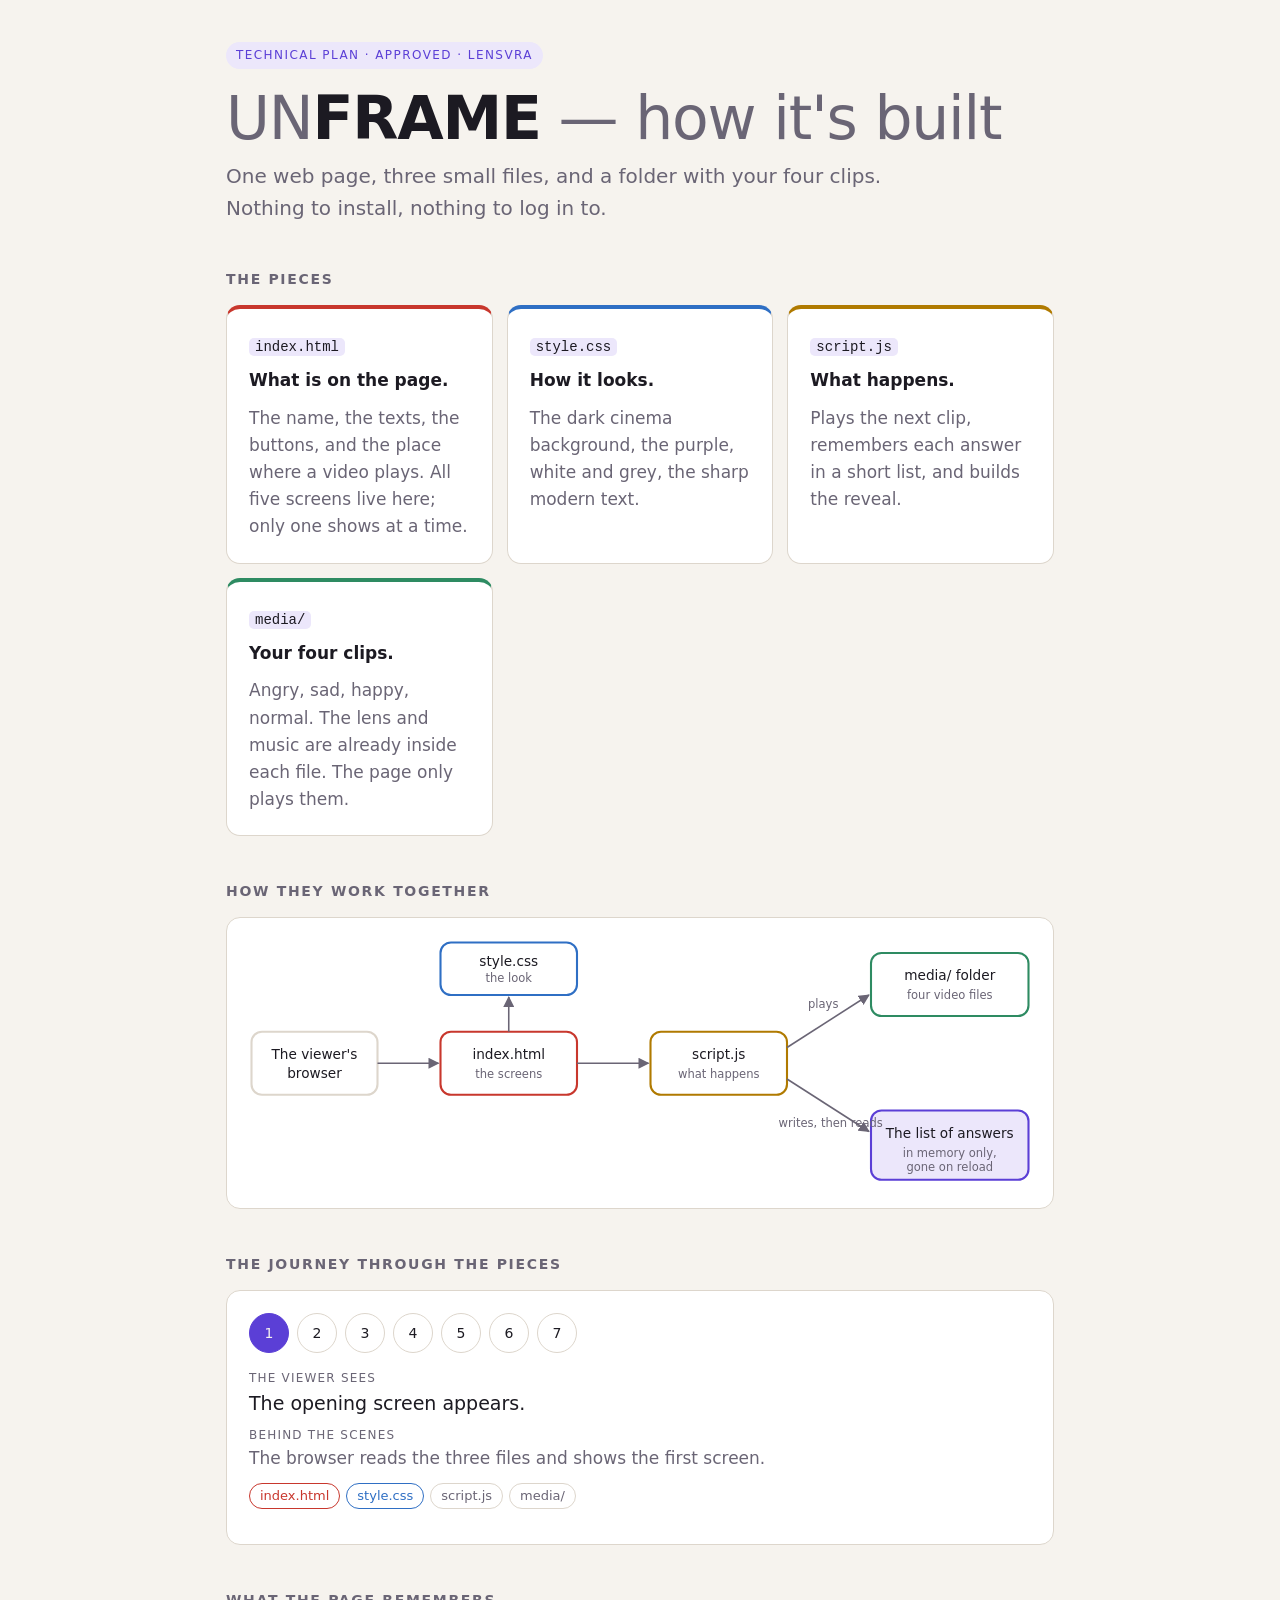
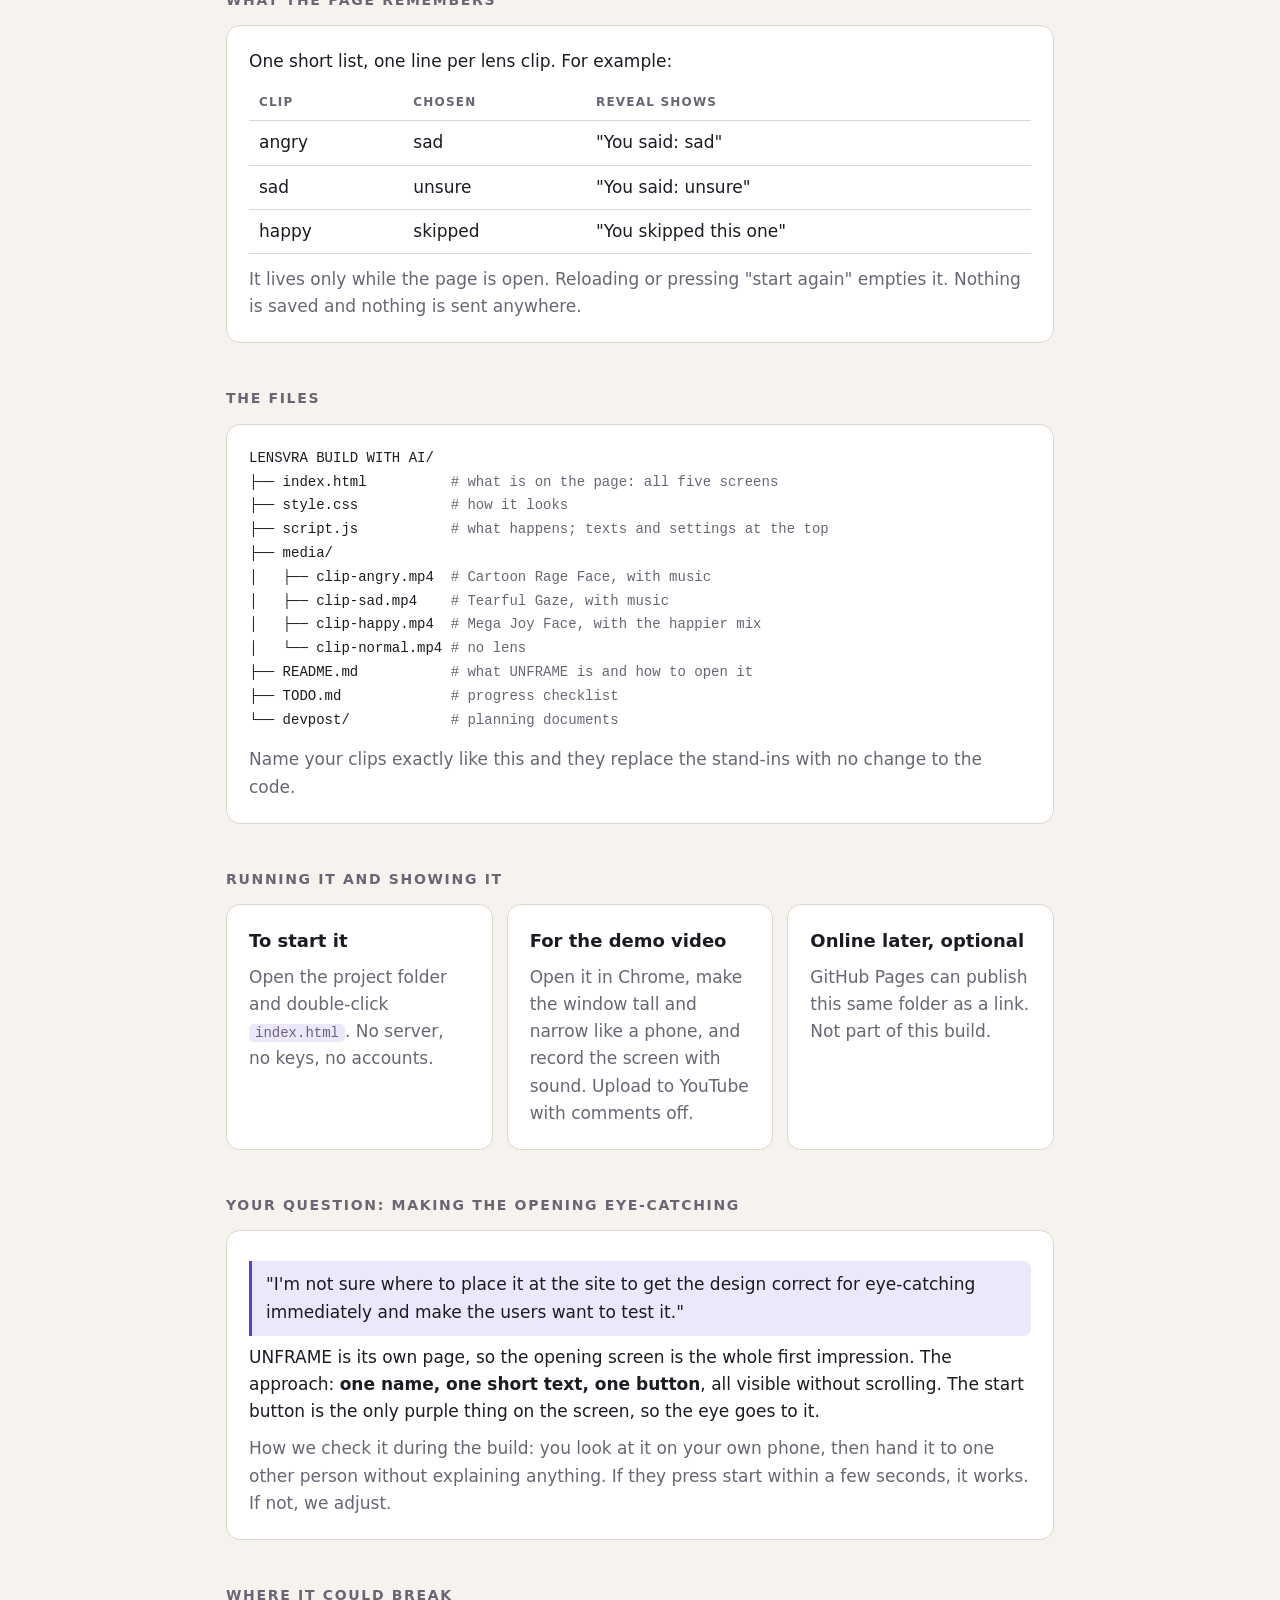
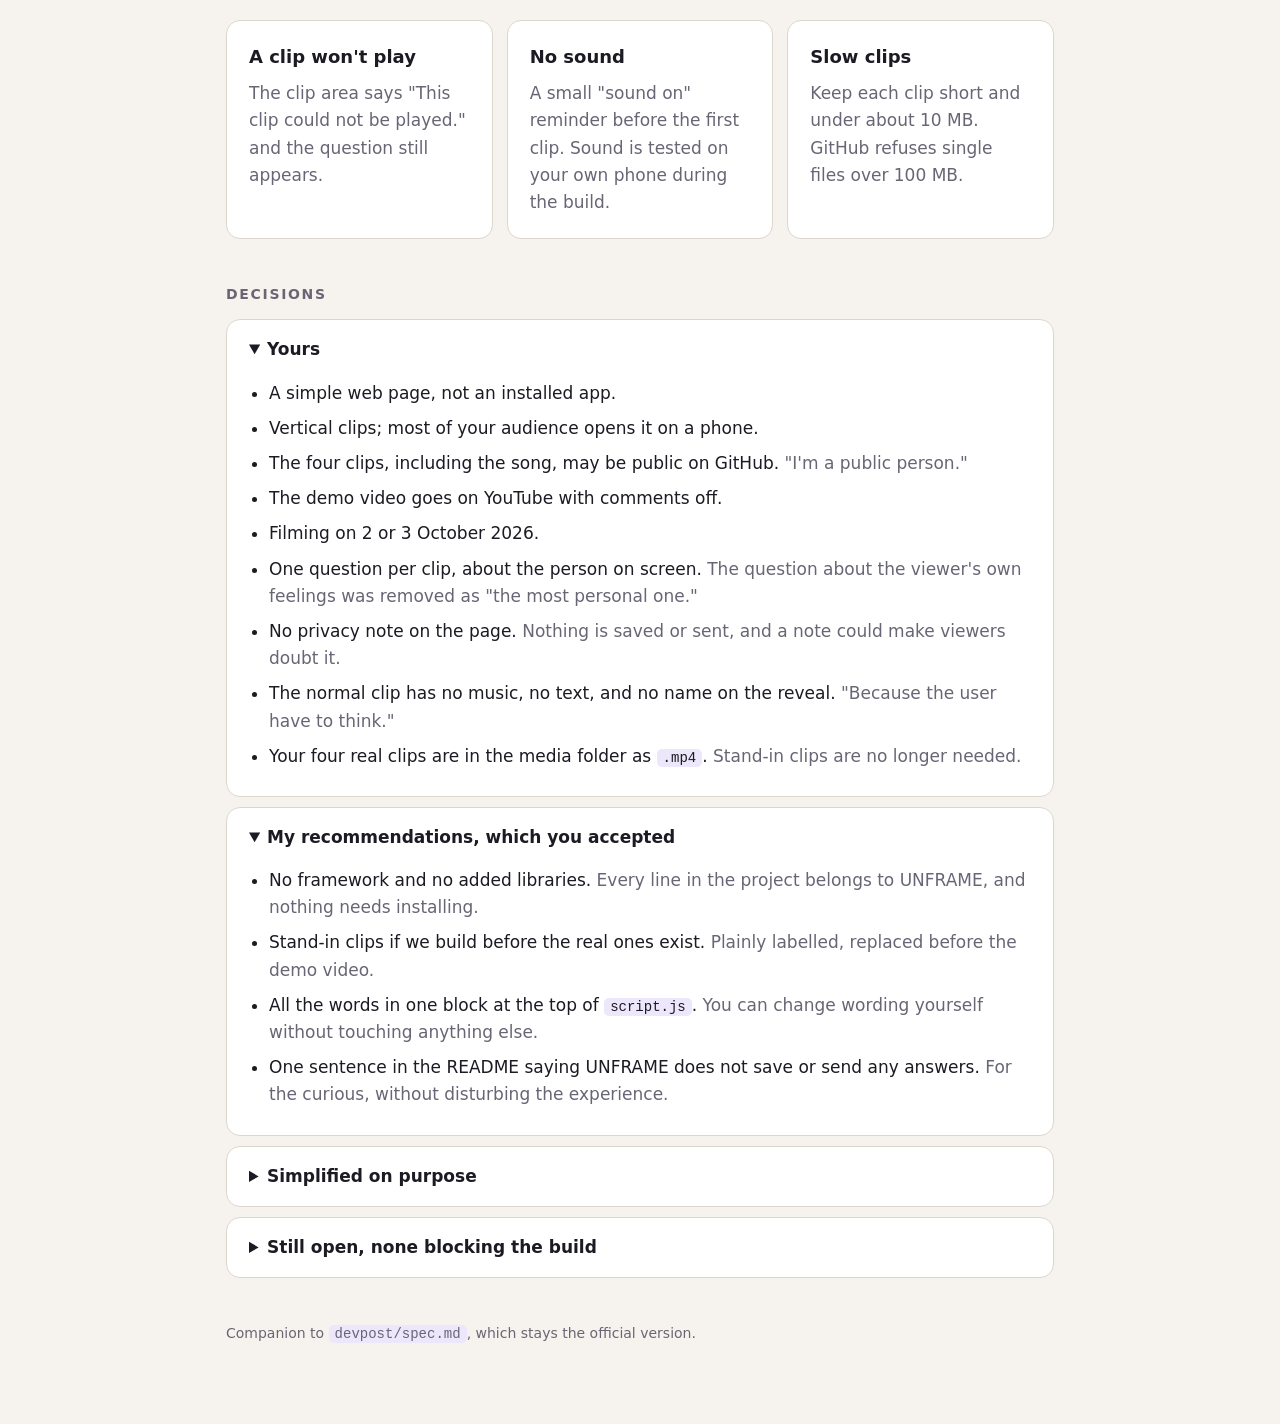
<file: devpost/spec.html>
<!doctype html>
<html lang="en">
<head>
<meta charset="utf-8">
<meta name="viewport" content="width=device-width, initial-scale=1">
<title>UNFRAME Technical Plan</title>
<style>
  :root {
    --bg: #f6f3ee; --surface: #ffffff; --ink: #1c1a22; --muted: #6a6575;
    --line: #ddd6cc; --accent: #5b3fd6; --accent-soft: #ece7fb;
    --html: #c8372d; --css: #2f6fc4; --js: #b07a00; --media: #2e8b62;
  }
  @media (prefers-color-scheme: dark) {
    :root {
      --bg: #14121a; --surface: #1e1b27; --ink: #f0edf6; --muted: #a59fb3;
      --line: #35303f; --accent: #a892ff; --accent-soft: #2a2440;
      --html: #f0736a; --css: #6fa8ee; --js: #f2b544; --media: #5fcf9c;
    }
  }
  * { box-sizing: border-box; }
  body { margin: 0; background: var(--bg); color: var(--ink); font: 17px/1.6 "Segoe UI", system-ui, -apple-system, sans-serif; }
  main { max-width: 860px; margin: 0 auto; padding: 40px 16px 80px; }
  .tag { display: inline-block; font-size: 12px; letter-spacing: .12em; text-transform: uppercase; color: var(--accent); background: var(--accent-soft); padding: 4px 10px; border-radius: 99px; }
  h1 { font-size: clamp(36px, 8vw, 60px); line-height: 1.05; margin: 18px 0 10px; letter-spacing: -.02em; }
  h1 span { color: var(--muted); font-weight: 300; }
  .lede { font-size: 20px; color: var(--muted); max-width: 34em; margin: 0 0 30px; }
  h2 { font-size: 14px; letter-spacing: .12em; text-transform: uppercase; color: var(--muted); margin: 44px 0 14px; }
  h3 { margin: 0 0 8px; font-size: 18px; }
  .card { background: var(--surface); border: 1px solid var(--line); border-radius: 14px; padding: 22px; }
  .card p { margin: 0 0 10px; } .card p:last-child { margin-bottom: 0; }
  .muted { color: var(--muted); }
  code { font: 14px Consolas, "Cascadia Mono", monospace; background: var(--accent-soft); padding: 1px 6px; border-radius: 5px; }
  .grid { display: grid; gap: 14px; grid-template-columns: repeat(auto-fit, minmax(240px, 1fr)); }
  .file { border-top: 4px solid var(--line); }
  .file.h { border-top-color: var(--html); } .file.c { border-top-color: var(--css); }
  .file.j { border-top-color: var(--js); } .file.m { border-top-color: var(--media); }
  .diagram { overflow-x: auto; padding: 14px; }
  svg { display: block; width: 100%; min-width: 640px; height: auto; }
  svg text { fill: var(--ink); font: 13px "Segoe UI", system-ui, sans-serif; }
  svg .small { font-size: 11px; fill: var(--muted); }
  svg .box { fill: var(--surface); stroke-width: 2; }
  svg .arrow { stroke: var(--muted); stroke-width: 1.5; fill: none; }
  .steps { display: flex; flex-wrap: wrap; gap: 8px; margin-bottom: 16px; }
  .steps button { font: inherit; font-size: 14px; width: 40px; height: 40px; border-radius: 50%; cursor: pointer; border: 1px solid var(--line); background: var(--surface); color: var(--ink); }
  .steps button[aria-pressed="true"] { background: var(--accent); border-color: var(--accent); color: var(--bg); }
  #stepOut { min-height: 9em; }
  #stepOut .see { font-size: 19px; margin: 0 0 8px; }
  #stepOut .lbl { font-size: 12px; letter-spacing: .1em; text-transform: uppercase; color: var(--muted); }
  .chips { display: flex; gap: 6px; flex-wrap: wrap; margin-top: 10px; }
  .chip { font-size: 13px; padding: 2px 10px; border-radius: 99px; border: 1px solid var(--line); color: var(--muted); }
  .chip.on.h { border-color: var(--html); color: var(--html); } .chip.on.c { border-color: var(--css); color: var(--css); }
  .chip.on.j { border-color: var(--js); color: var(--js); } .chip.on.m { border-color: var(--media); color: var(--media); }
  table { width: 100%; border-collapse: collapse; } th, td { text-align: left; padding: 8px 10px; border-bottom: 1px solid var(--line); }
  th { font-size: 12px; letter-spacing: .1em; text-transform: uppercase; color: var(--muted); font-weight: 600; }
  pre { margin: 0; overflow-x: auto; font: 14px/1.7 Consolas, "Cascadia Mono", monospace; }
  pre span { color: var(--muted); }
  details { background: var(--surface); border: 1px solid var(--line); border-radius: 14px; margin-bottom: 10px; }
  summary { cursor: pointer; padding: 16px 22px; font-weight: 600; }
  details ul { margin: 0; padding: 0 22px 18px 42px; } details li { margin-bottom: 8px; }
  details li span { color: var(--muted); }
  blockquote { margin: 8px 0; padding: 10px 14px; border-left: 3px solid var(--accent); background: var(--accent-soft); border-radius: 0 8px 8px 0; }
  footer { margin-top: 44px; color: var(--muted); font-size: 14px; }
</style>
</head>
<body>
<main>
  <span class="tag">Technical plan · approved · LENSVRA</span>
  <h1><span>UN</span>FRAME<span> — how it's built</span></h1>
  <p class="lede">One web page, three small files, and a folder with your four clips. Nothing to install, nothing to log in to.</p>

  <h2>The pieces</h2>
  <div class="grid">
    <div class="card file h"><h3><code>index.html</code></h3><p><strong>What is on the page.</strong></p><p class="muted">The name, the texts, the buttons, and the place where a video plays. All five screens live here; only one shows at a time.</p></div>
    <div class="card file c"><h3><code>style.css</code></h3><p><strong>How it looks.</strong></p><p class="muted">The dark cinema background, the purple, white and grey, the sharp modern text.</p></div>
    <div class="card file j"><h3><code>script.js</code></h3><p><strong>What happens.</strong></p><p class="muted">Plays the next clip, remembers each answer in a short list, and builds the reveal.</p></div>
    <div class="card file m"><h3><code>media/</code></h3><p><strong>Your four clips.</strong></p><p class="muted">Angry, sad, happy, normal. The lens and music are already inside each file. The page only plays them.</p></div>
  </div>

  <h2>How they work together</h2>
  <div class="card diagram">
    <svg viewBox="0 0 760 250" role="img" aria-label="The browser reads index.html, which uses style.css for the look and script.js for the behaviour. script.js tells the video area which clip from the media folder to play, and keeps a list of answers in memory. The reveal reads that list.">
      <defs><marker id="a" viewBox="0 0 10 10" refX="9" refY="5" markerWidth="7" markerHeight="7" orient="auto"><path d="M0 0 L10 5 L0 10 z" fill="var(--muted)"/></marker></defs>
      <rect class="box" x="10" y="95" width="120" height="60" rx="10" stroke="var(--line)"/><text x="70" y="121" text-anchor="middle">The viewer's</text><text x="70" y="139" text-anchor="middle">browser</text>
      <rect class="box" x="190" y="95" width="130" height="60" rx="10" stroke="var(--html)"/><text x="255" y="121" text-anchor="middle">index.html</text><text class="small" x="255" y="139" text-anchor="middle">the screens</text>
      <rect class="box" x="190" y="10" width="130" height="50" rx="10" stroke="var(--css)"/><text x="255" y="32" text-anchor="middle">style.css</text><text class="small" x="255" y="48" text-anchor="middle">the look</text>
      <rect class="box" x="390" y="95" width="130" height="60" rx="10" stroke="var(--js)"/><text x="455" y="121" text-anchor="middle">script.js</text><text class="small" x="455" y="139" text-anchor="middle">what happens</text>
      <rect class="box" x="600" y="20" width="150" height="60" rx="10" stroke="var(--media)"/><text x="675" y="46" text-anchor="middle">media/ folder</text><text class="small" x="675" y="64" text-anchor="middle">four video files</text>
      <rect x="600" y="170" width="150" height="66" rx="10" fill="var(--accent-soft)" stroke="var(--accent)" stroke-width="2"/><text x="675" y="196" text-anchor="middle">The list of answers</text><text class="small" x="675" y="214" text-anchor="middle">in memory only,</text><text class="small" x="675" y="228" text-anchor="middle">gone on reload</text>
      <path class="arrow" d="M130 125 H188" marker-end="url(#a)"/>
      <path class="arrow" d="M255 95 V62" marker-end="url(#a)"/>
      <path class="arrow" d="M320 125 H388" marker-end="url(#a)"/>
      <path class="arrow" d="M520 110 L598 60" marker-end="url(#a)"/><text class="small" x="540" y="72">plays</text>
      <path class="arrow" d="M520 140 L598 190" marker-end="url(#a)"/><text class="small" x="512" y="186">writes, then reads</text>
    </svg>
  </div>

  <h2>The journey through the pieces</h2>
  <div class="card">
    <div class="steps" id="steps"></div>
    <div id="stepOut"></div>
    <noscript><p>The viewer opens the page, presses start, watches the angry, sad and happy clips, answers or skips after each, watches the normal clip, and reaches the reveal, which reads the list of answers.</p></noscript>
  </div>

  <h2>What the page remembers</h2>
  <div class="card">
    <p>One short list, one line per lens clip. For example:</p>
    <table>
      <tr><th>Clip</th><th>Chosen</th><th>Reveal shows</th></tr>
      <tr><td>angry</td><td>sad</td><td>"You said: sad"</td></tr>
      <tr><td>sad</td><td>unsure</td><td>"You said: unsure"</td></tr>
      <tr><td>happy</td><td>skipped</td><td>"You skipped this one"</td></tr>
    </table>
    <p class="muted" style="margin-top:12px">It lives only while the page is open. Reloading or pressing "start again" empties it. Nothing is saved and nothing is sent anywhere.</p>
  </div>

  <h2>The files</h2>
  <div class="card">
<pre>LENSVRA BUILD WITH AI/
├── index.html          <span># what is on the page: all five screens</span>
├── style.css           <span># how it looks</span>
├── script.js           <span># what happens; texts and settings at the top</span>
├── media/
│   ├── clip-angry.mp4  <span># Cartoon Rage Face, with music</span>
│   ├── clip-sad.mp4    <span># Tearful Gaze, with music</span>
│   ├── clip-happy.mp4  <span># Mega Joy Face, with the happier mix</span>
│   └── clip-normal.mp4 <span># no lens</span>
├── README.md           <span># what UNFRAME is and how to open it</span>
├── TODO.md             <span># progress checklist</span>
└── devpost/            <span># planning documents</span></pre>
    <p class="muted" style="margin-top:14px">Name your clips exactly like this and they replace the stand-ins with no change to the code.</p>
  </div>

  <h2>Running it and showing it</h2>
  <div class="grid">
    <div class="card"><h3>To start it</h3><p class="muted">Open the project folder and double-click <code>index.html</code>. No server, no keys, no accounts.</p></div>
    <div class="card"><h3>For the demo video</h3><p class="muted">Open it in Chrome, make the window tall and narrow like a phone, and record the screen with sound. Upload to YouTube with comments off.</p></div>
    <div class="card"><h3>Online later, optional</h3><p class="muted">GitHub Pages can publish this same folder as a link. Not part of this build.</p></div>
  </div>

  <h2>Your question: making the opening eye-catching</h2>
  <div class="card">
    <blockquote>"I'm not sure where to place it at the site to get the design correct for eye-catching immediately and make the users want to test it."</blockquote>
    <p>UNFRAME is its own page, so the opening screen is the whole first impression. The approach: <strong>one name, one short text, one button</strong>, all visible without scrolling. The start button is the only purple thing on the screen, so the eye goes to it.</p>
    <p class="muted">How we check it during the build: you look at it on your own phone, then hand it to one other person without explaining anything. If they press start within a few seconds, it works. If not, we adjust.</p>
  </div>

  <h2>Where it could break</h2>
  <div class="grid">
    <div class="card"><h3>A clip won't play</h3><p class="muted">The clip area says "This clip could not be played." and the question still appears.</p></div>
    <div class="card"><h3>No sound</h3><p class="muted">A small "sound on" reminder before the first clip. Sound is tested on your own phone during the build.</p></div>
    <div class="card"><h3>Slow clips</h3><p class="muted">Keep each clip short and under about 10 MB. GitHub refuses single files over 100 MB.</p></div>
  </div>

  <h2>Decisions</h2>
  <details open>
    <summary>Yours</summary>
    <ul>
      <li>A simple web page, not an installed app.</li>
      <li>Vertical clips; most of your audience opens it on a phone.</li>
      <li>The four clips, including the song, may be public on GitHub. <span>"I'm a public person."</span></li>
      <li>The demo video goes on YouTube with comments off.</li>
      <li>Filming on 2 or 3 October 2026.</li>
      <li>One question per clip, about the person on screen. <span>The question about the viewer's own feelings was removed as "the most personal one."</span></li>
      <li>No privacy note on the page. <span>Nothing is saved or sent, and a note could make viewers doubt it.</span></li>
      <li>The normal clip has no music, no text, and no name on the reveal. <span>"Because the user have to think."</span></li>
      <li>Your four real clips are in the media folder as <code>.mp4</code>. <span>Stand-in clips are no longer needed.</span></li>
    </ul>
  </details>
  <details open>
    <summary>My recommendations, which you accepted</summary>
    <ul>
      <li>No framework and no added libraries. <span>Every line in the project belongs to UNFRAME, and nothing needs installing.</span></li>
      <li>Stand-in clips if we build before the real ones exist. <span>Plainly labelled, replaced before the demo video.</span></li>
      <li>All the words in one block at the top of <code>script.js</code>. <span>You can change wording yourself without touching anything else.</span></li>
      <li>One sentence in the README saying UNFRAME does not save or send any answers. <span>For the curious, without disturbing the experience.</span></li>
    </ul>
  </details>
  <details>
    <summary>Simplified on purpose</summary>
    <ul>
      <li>Opened from your computer instead of a website with a link.</li>
      <li>Answers kept in memory instead of being saved.</li>
      <li>Finished video files instead of lenses running in the page.</li>
    </ul>
  </details>
  <details>
    <summary>Still open, none blocking the build</summary>
    <ul>
      <li>One recording or three takes. <span>A yes/no setting adds the "similar takes" line to the reveal.</span></li>
      <li>Final wording of the opening text.</li>
    </ul>
  </details>

  <footer>Companion to <code>devpost/spec.md</code>, which stays the official version.</footer>
</main>
<script>
  var steps = [
    ["The opening screen appears.", "The browser reads the three files and shows the first screen.", "hc"],
    ["They press start; the angry clip plays with sound.", "The script hides the opening, shows the clip screen and plays clip-angry.mp4. A button press is what lets the browser play sound.", "jm"],
    ["The clip ends; the question, skip and replay appear.", "The video tells the script it has finished, and the script shows the question panel.", "hj"],
    ["They answer or skip; the next clip plays.", "The script adds one line to its list, then plays clip-sad.mp4. The same happens again for clip-happy.mp4.", "jm"],
    ["The normal clip plays, with no music and no text.", "After the third line is in the list, the script plays clip-normal.mp4 and shows a continue button. No question.", "jm"],
    ["The reveal: four clips and their own answers.", "The script reads its list and writes one line under each lens clip. The three lens clips get their names; the normal clip gets none. Tapping a clip plays it and stops any other.", "hjm"],
    ["Start again.", "The script empties the list and shows the opening screen.", "j"]
  ];
  var names = { h: "index.html", c: "style.css", j: "script.js", m: "media/" };
  var bar = document.getElementById("steps"), out = document.getElementById("stepOut");
  function el(tag, cls, text) { var e = document.createElement(tag); if (cls) e.className = cls; if (text) e.textContent = text; return e; }
  function show(i) {
    out.innerHTML = "";
    out.appendChild(el("div", "lbl", "The viewer sees"));
    out.appendChild(el("p", "see", steps[i][0]));
    out.appendChild(el("div", "lbl", "Behind the scenes"));
    out.appendChild(el("p", "muted", steps[i][1]));
    var chips = el("div", "chips");
    Object.keys(names).forEach(function (k) {
      chips.appendChild(el("span", "chip " + k + (steps[i][2].indexOf(k) > -1 ? " on" : ""), names[k]));
    });
    out.appendChild(chips);
    Array.prototype.forEach.call(bar.children, function (b, j) { b.setAttribute("aria-pressed", j === i); });
  }
  steps.forEach(function (s, i) {
    var b = el("button", "", String(i + 1)); b.type = "button"; b.setAttribute("aria-label", "Step " + (i + 1));
    b.onclick = function () { show(i); }; bar.appendChild(b);
  });
  show(0);
</script>
</body>
</html>
</file>
<file: style.css>
/* UNFRAME — cinema dark, one purple, white and grey. Square corners, thin lines. */

:root {
  --bg: #0b0910;          /* near-black with a purple tint */
  --purple: #8b5cf6;      /* the one accent: buttons */
  --purple-dark: #6d3fe0;
  --white: #f5f3fa;
  --grey: #8f8a9c;        /* secondary text */
  --line: #3a3546;        /* outlines */
  --font: "Segoe UI", "Helvetica Neue", Arial, system-ui, sans-serif;
}

* { box-sizing: border-box; }

html, body {
  margin: 0;
  height: 100%;
  background: var(--bg);
  color: var(--white);
  font-family: var(--font);
}

/* One tall column, centered on a computer, full width on a phone */
.stage {
  max-width: 440px;
  min-height: 100svh;
  margin: 0 auto;
  padding: 16px;
  display: flex;
  flex-direction: column;
}

.screen { flex: 1; display: flex; flex-direction: column; }
.screen[hidden] { display: none; }

/* Buttons: square, uppercase, wide spacing */
.button {
  font: inherit;
  font-size: 0.85rem;
  font-weight: 600;
  letter-spacing: 0.2em;
  text-transform: uppercase;
  padding: 14px 20px;
  border-radius: 0;
  cursor: pointer;
  border: 1px solid var(--line);
  background: transparent;
  color: var(--white);
}
.button-primary {
  background: var(--purple);
  border-color: var(--purple);
}
.button-primary:hover { background: var(--purple-dark); border-color: var(--purple-dark); }
.button-ghost { color: var(--grey); }
.button-ghost:hover { color: var(--white); border-color: var(--grey); }
.button:focus-visible { outline: 2px solid var(--white); outline-offset: 2px; }

/* 1. Opening screen: name, text, one purple button — nothing else */
.screen-opening {
  justify-content: center;
  align-items: flex-start;
  gap: 24px;
  padding: 0 8px;
}
.brand {
  margin: 0;
  color: var(--grey);
  font-size: 0.75rem;
  letter-spacing: 0.4em;
}
.title {
  margin: 0;
  font-size: clamp(2.6rem, 13vw, 3.6rem);
  font-weight: 300;
  letter-spacing: 0.25em;
  line-height: 1;
}
.lead {
  margin: 0;
  color: var(--grey);
  font-size: 1.05rem;
  line-height: 1.6;
  max-width: 30ch;
}

/* 2. Clip screen: the clip is the biggest, brightest thing */
.screen-clip { gap: 16px; }
.player {
  /* As wide as possible, but never taller than 60% of the screen */
  width: min(100%, calc(60svh * 9 / 16));
  aspect-ratio: 9 / 16;
  margin: 0 auto;
  background: #000;
  border: 1px solid var(--line);
}
.player { position: relative; }
.player video {
  width: 100%;
  height: 100%;
  object-fit: contain;
  display: block;
}

/* The effects layer sits exactly over the clip and never blocks a tap */
.effects-layer {
  position: absolute;
  inset: 0;
  width: 100%;
  height: 100%;
  pointer-events: none;
}

/* Small notes laid over the clip: the sound reminder and the error message */
.player-note {
  position: absolute;
  left: 0;
  right: 0;
  margin: 0;
  padding: 0 16px;
  text-align: center;
  color: var(--white);
}
.player-note[hidden] { display: none; }
.sound-reminder {
  top: 16px;
  font-size: 0.7rem;
  letter-spacing: 0.3em;
  text-transform: uppercase;
  text-shadow: 0 1px 4px rgba(0, 0, 0, 0.8);
  animation: fade-out 600ms ease-in 2.4s both;
}
.clip-error {
  top: 50%;
  transform: translateY(-50%);
  color: var(--grey);
  font-size: 0.95rem;
  line-height: 1.5;
}
@keyframes fade-out { to { opacity: 0; } }

.question { display: flex; flex-direction: column; gap: 12px; }
.question[hidden] { display: none; }
.question-text {
  margin: 0;
  font-size: 1rem;
  line-height: 1.4;
  text-align: center;
}
.choices {
  display: grid;
  grid-template-columns: 1fr 1fr;
  gap: 8px;
}
.choices .button { border-color: var(--grey); }
.choices .button:hover { border-color: var(--white); }
.question-actions {
  display: grid;
  grid-template-columns: 1fr 1fr;
  gap: 8px;
}
.question-actions .button { font-size: 0.7rem; padding: 10px; }

.screen-clip > .button-primary { width: 100%; }
.screen-clip > .button-primary[hidden] { display: none; }

/* 3. Reveal: four clips two by two, answers under, closing question last */
.screen-reveal { gap: 20px; }
.reveal-grid {
  display: grid;
  grid-template-columns: 1fr 1fr;
  gap: 16px 10px;
}
.tile { display: flex; flex-direction: column; gap: 8px; }
.tile-video {
  position: relative;
  aspect-ratio: 9 / 16;
  background: #000;
  border: 1px solid var(--line);
  cursor: pointer;
  padding: 0;
}
.tile-video video {
  width: 100%;
  height: 100%;
  object-fit: cover;
  display: block;
}
.tile-video.is-playing { border-color: var(--purple); }
.tile-video:focus-visible { outline: 2px solid var(--white); outline-offset: 2px; }
/* A small play mark, hidden while the clip plays */
.tile-video::after {
  content: "";
  position: absolute;
  left: 50%;
  top: 50%;
  transform: translate(-35%, -50%);
  border-style: solid;
  border-width: 12px 0 12px 20px;
  border-color: transparent transparent transparent rgba(245, 243, 250, 0.85);
}
.tile-video.is-playing::after { display: none; }
.tile-name {
  margin: 0;
  font-size: 0.7rem;
  letter-spacing: 0.3em;
  text-transform: uppercase;
  color: var(--grey);
}
.tile-answer {
  margin: 0;
  font-size: 0.9rem;
  line-height: 1.4;
  border-left: 1px solid var(--purple);
  padding-left: 10px;
}
.takes-note {
  margin: 0;
  color: var(--grey);
  font-size: 0.85rem;
  line-height: 1.5;
  text-align: center;
}
.takes-note[hidden] { display: none; }
.closing-question {
  margin: 8px 0 0;
  font-size: 1.25rem;
  font-weight: 300;
  line-height: 1.5;
  text-align: center;
}
.restart { align-self: center; margin-bottom: 8px; }

/* Transitions: short fades on screen, no sound */
@keyframes fade-in {
  from { opacity: 0; transform: translateY(8px); }
  to { opacity: 1; transform: none; }
}
.screen.is-entering { animation: fade-in 500ms ease-out both; }
.player video { transition: opacity 300ms ease; }
.player video.is-fading { opacity: 0; }
.appear { opacity: 0; animation: fade-in 600ms ease-out both; animation-delay: var(--delay, 0ms); }

@media (prefers-reduced-motion: reduce) {
  .screen.is-entering, .appear { animation: none; opacity: 1; }
  .player video { transition: none; }
}
</file>
